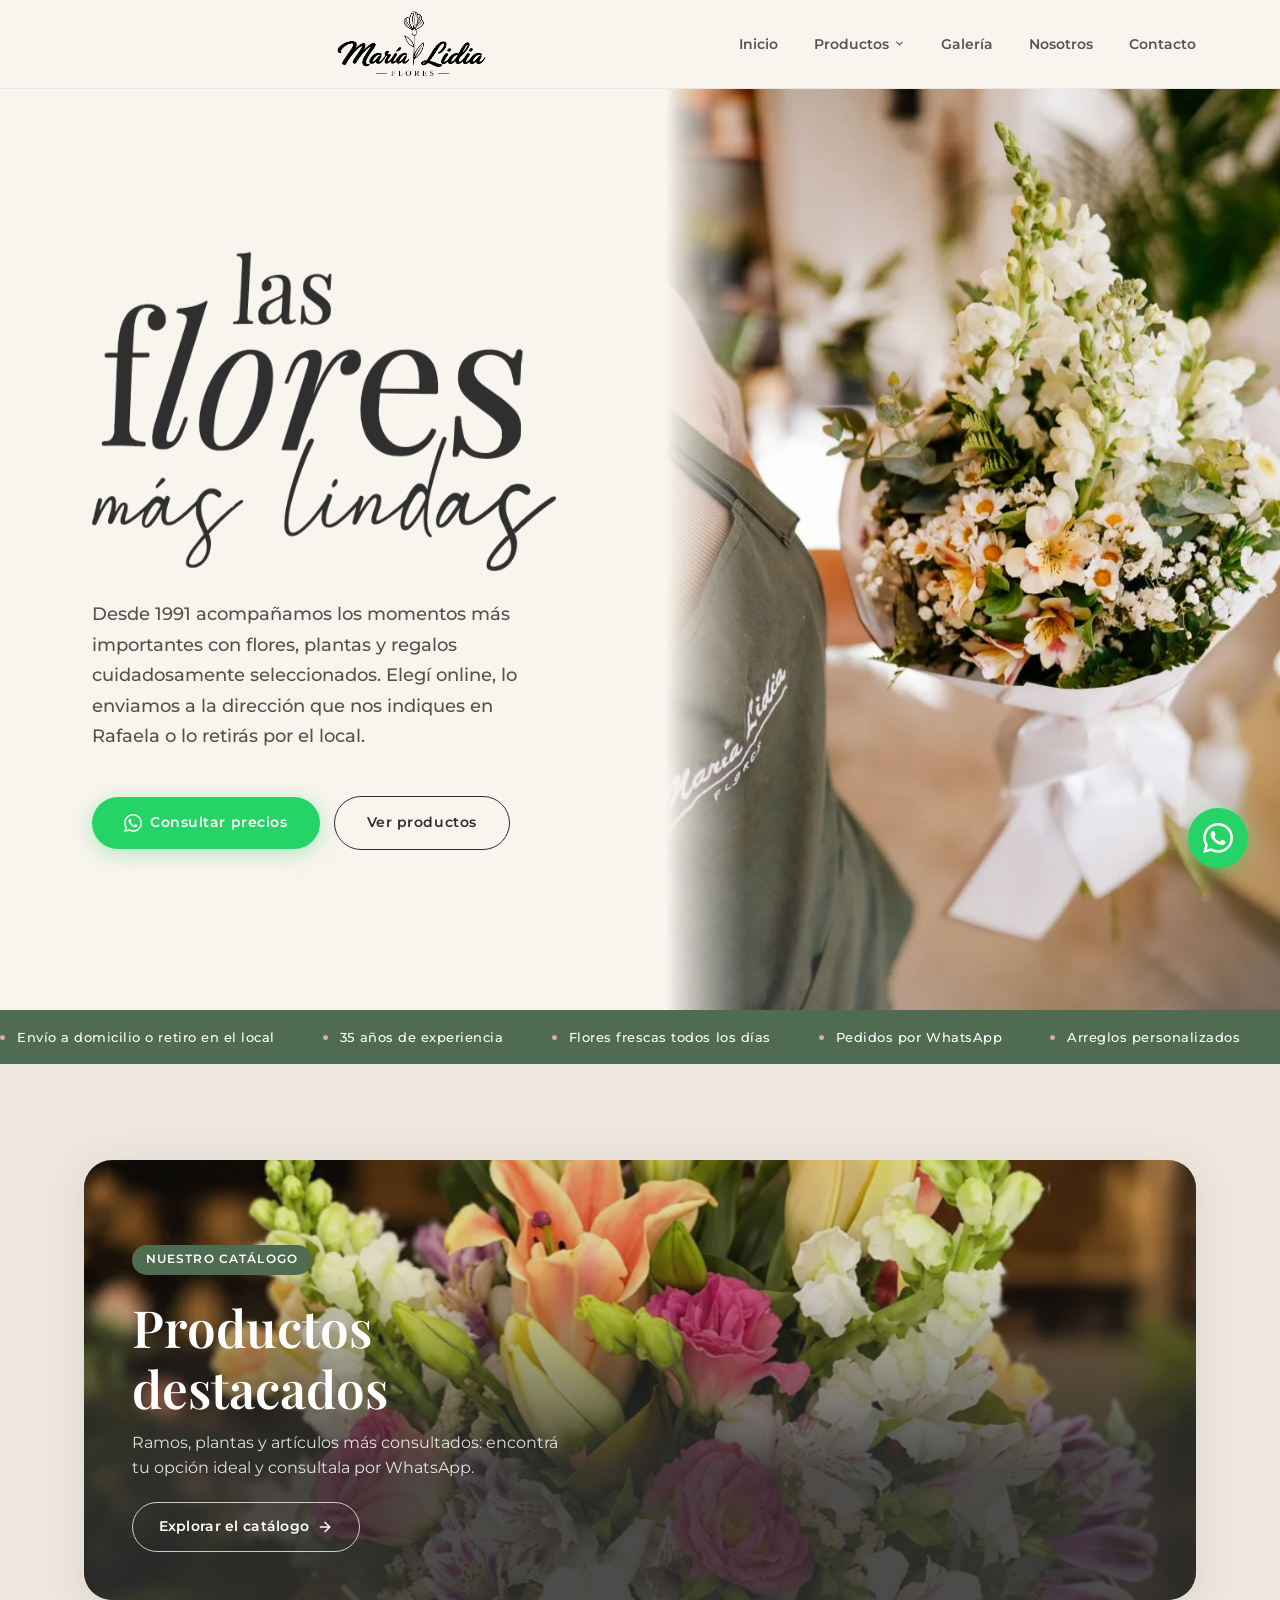
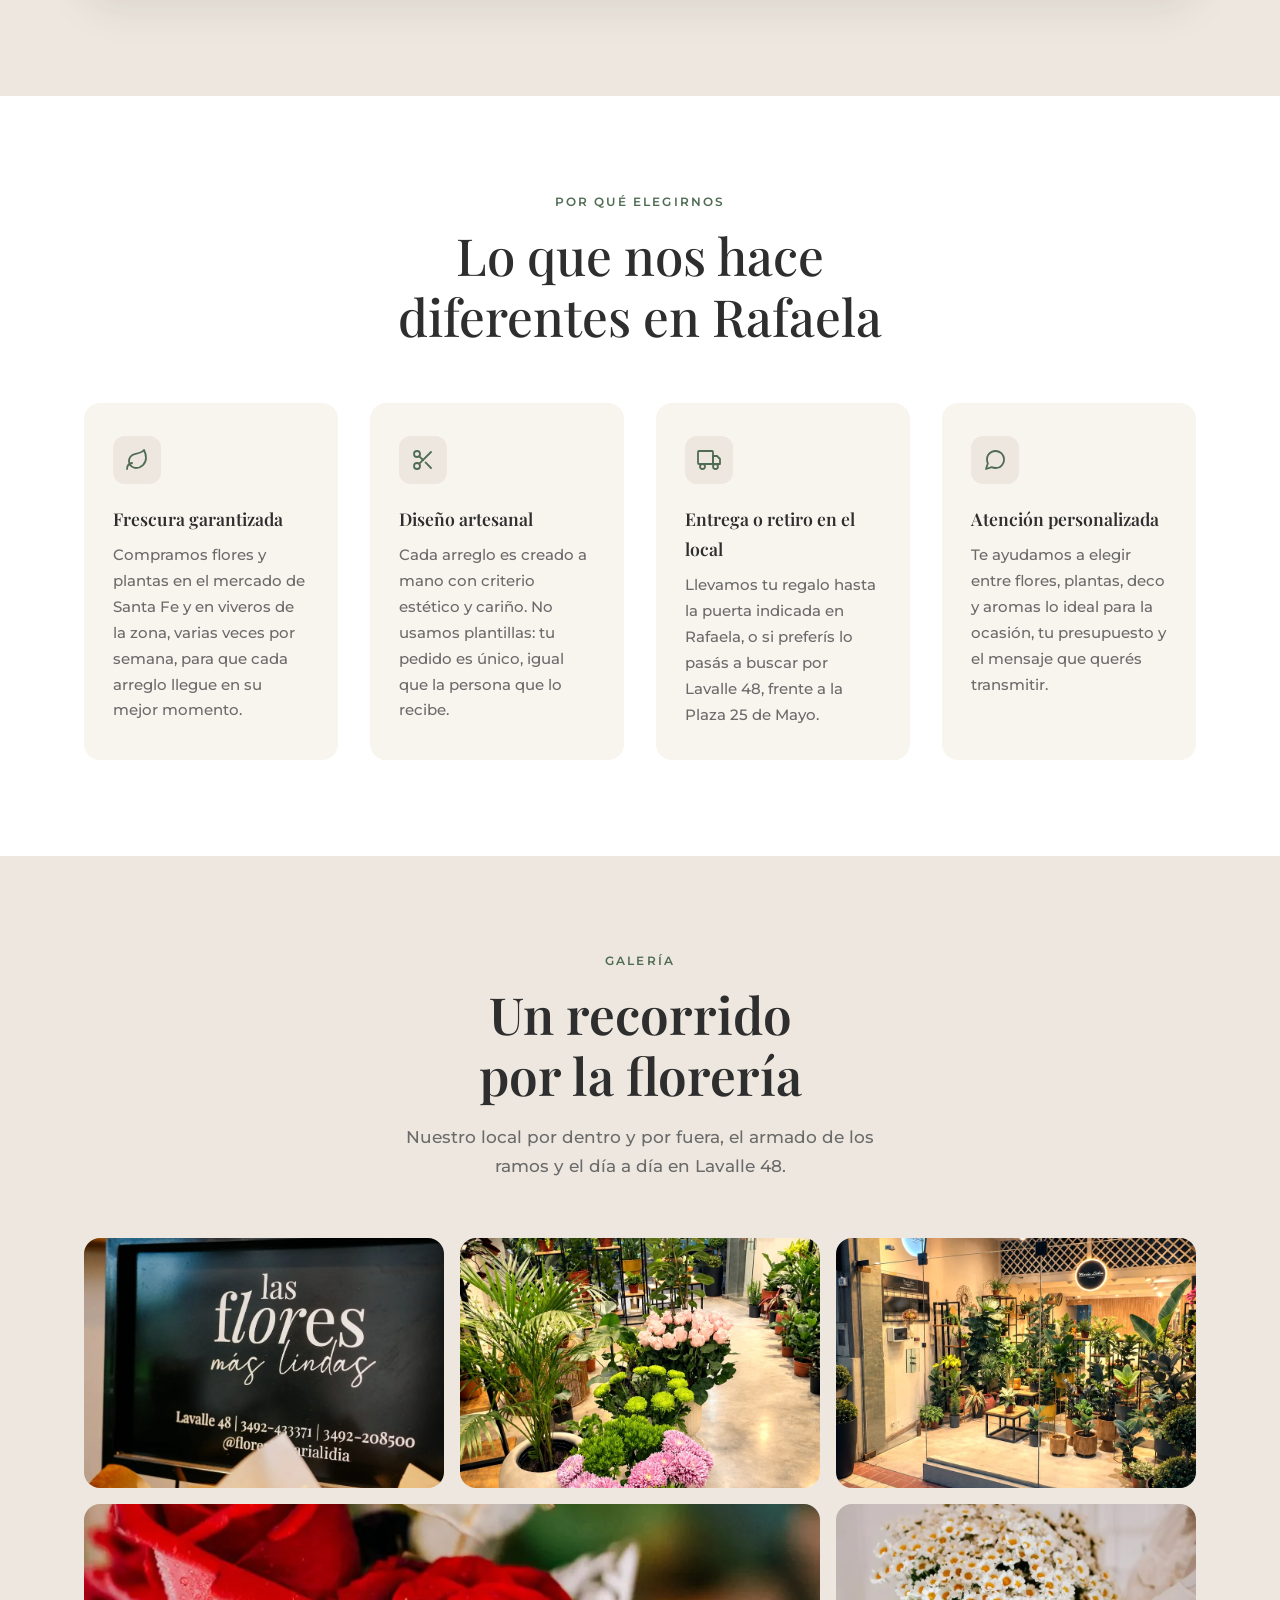
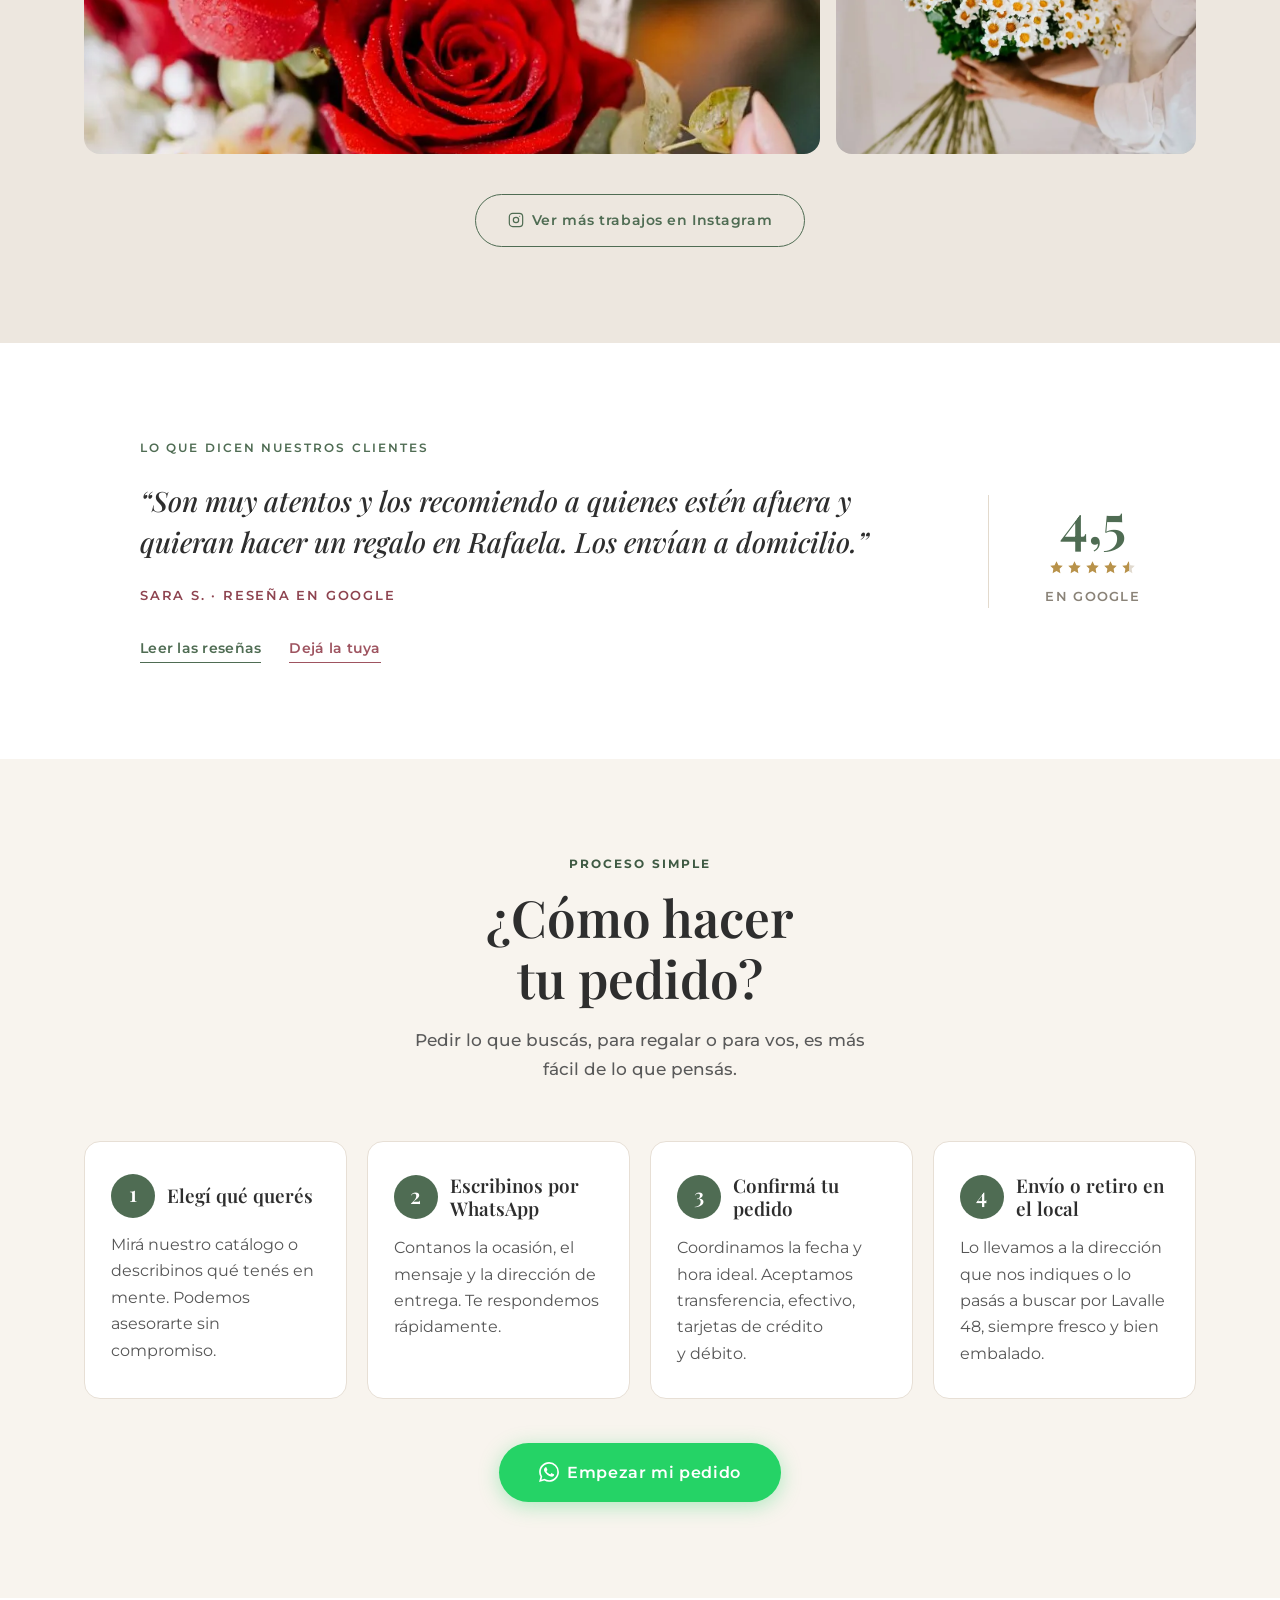
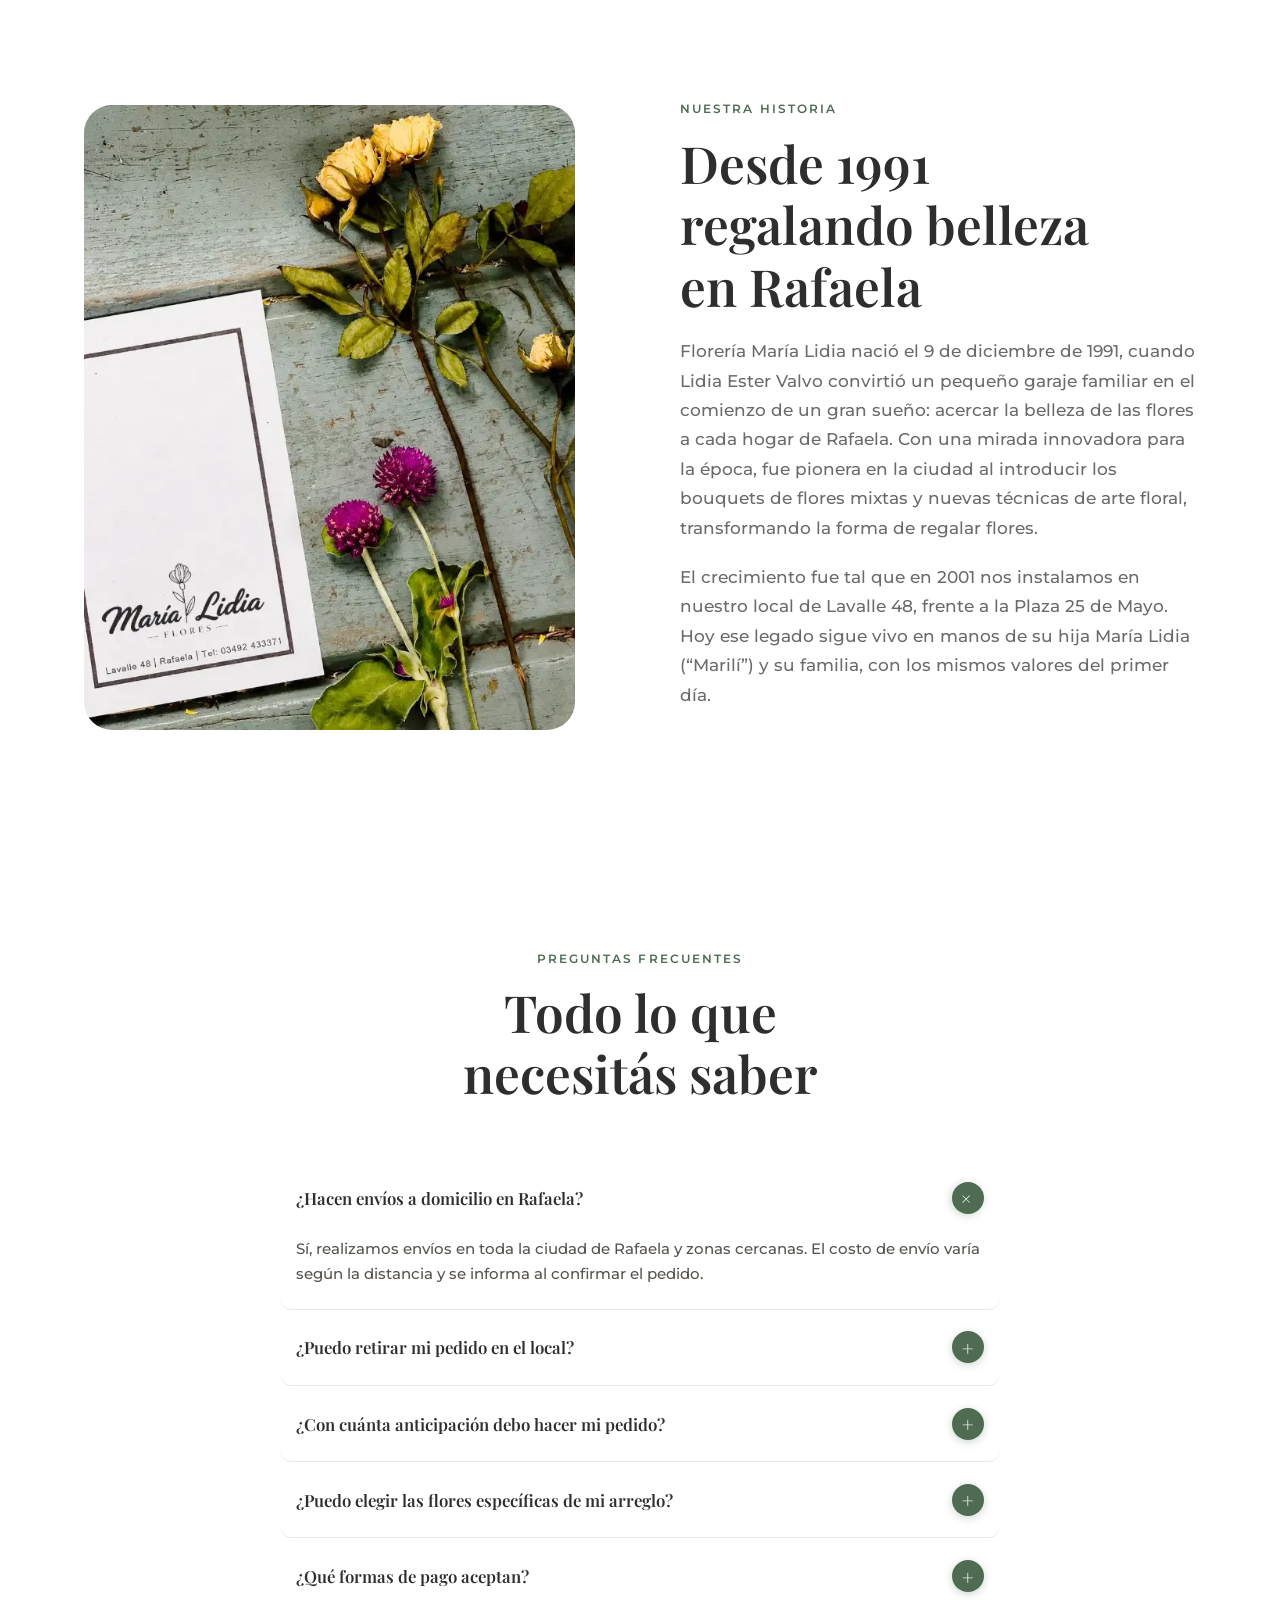
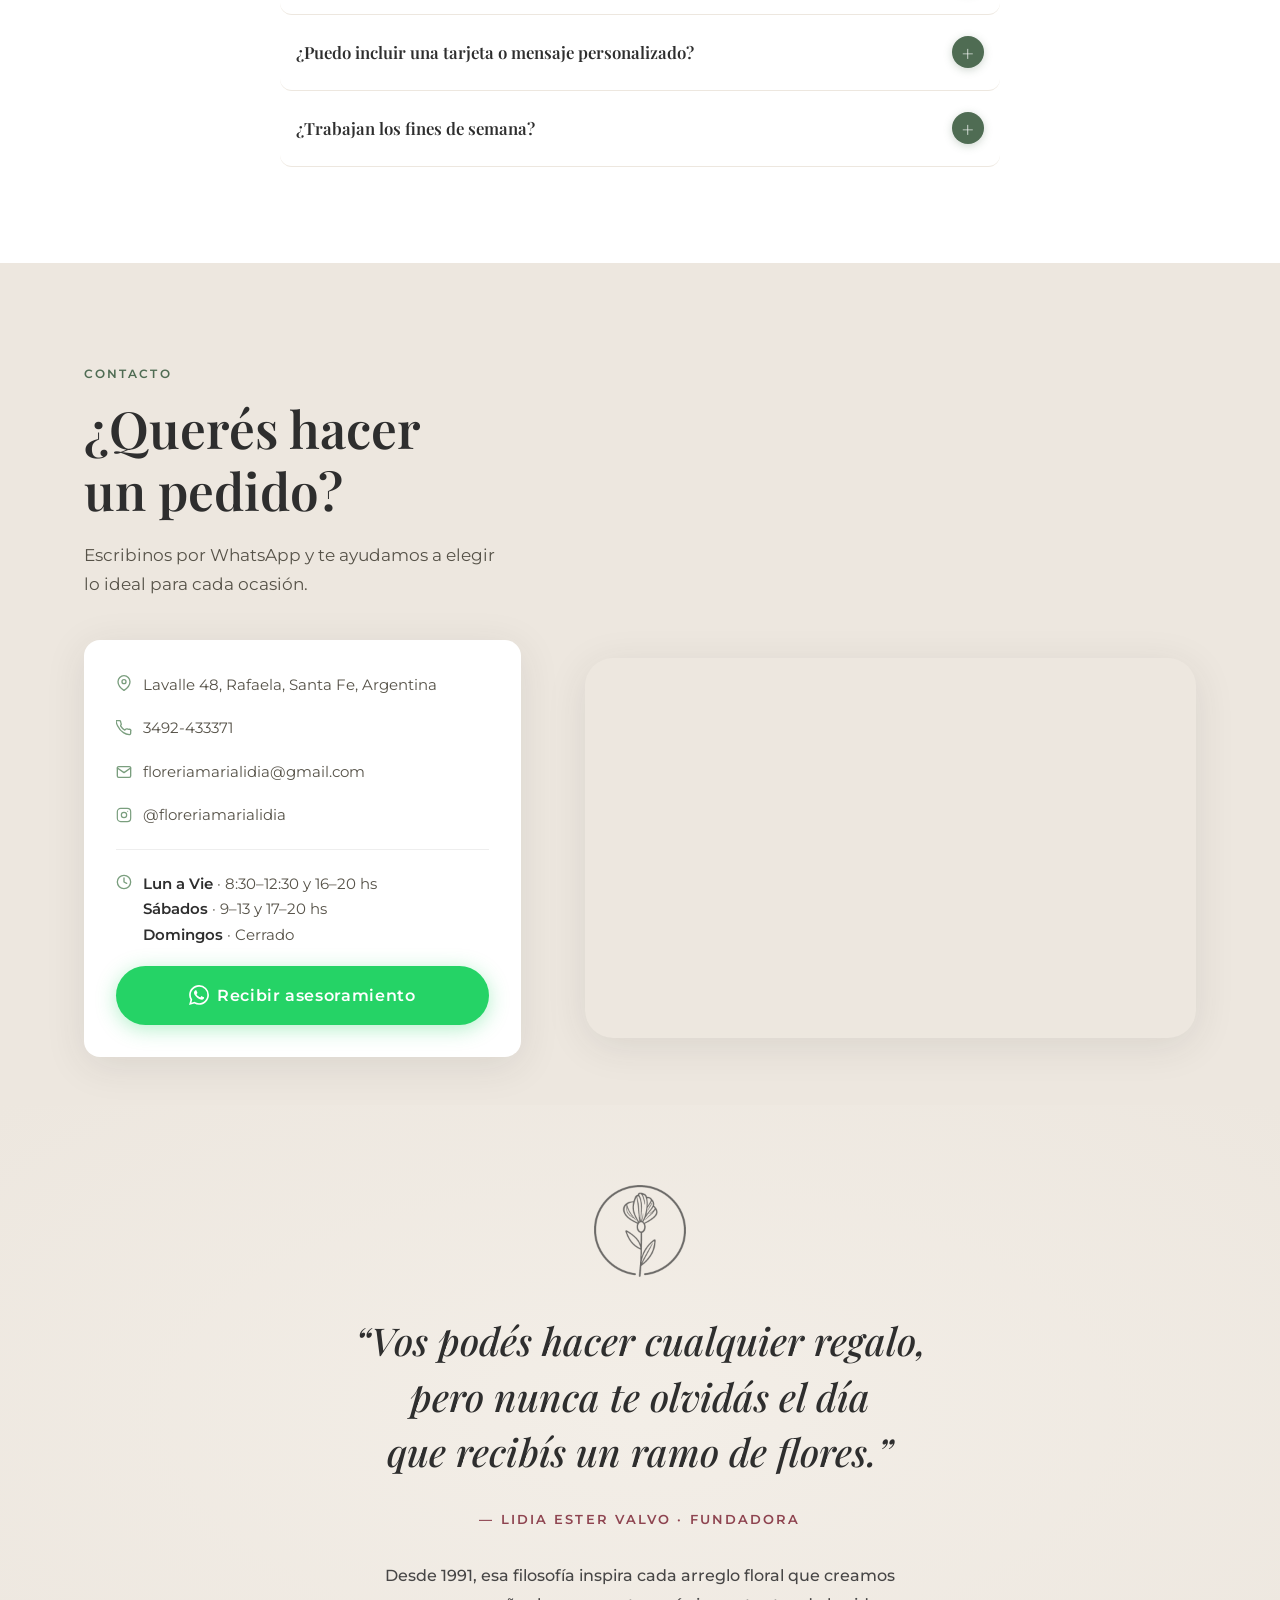
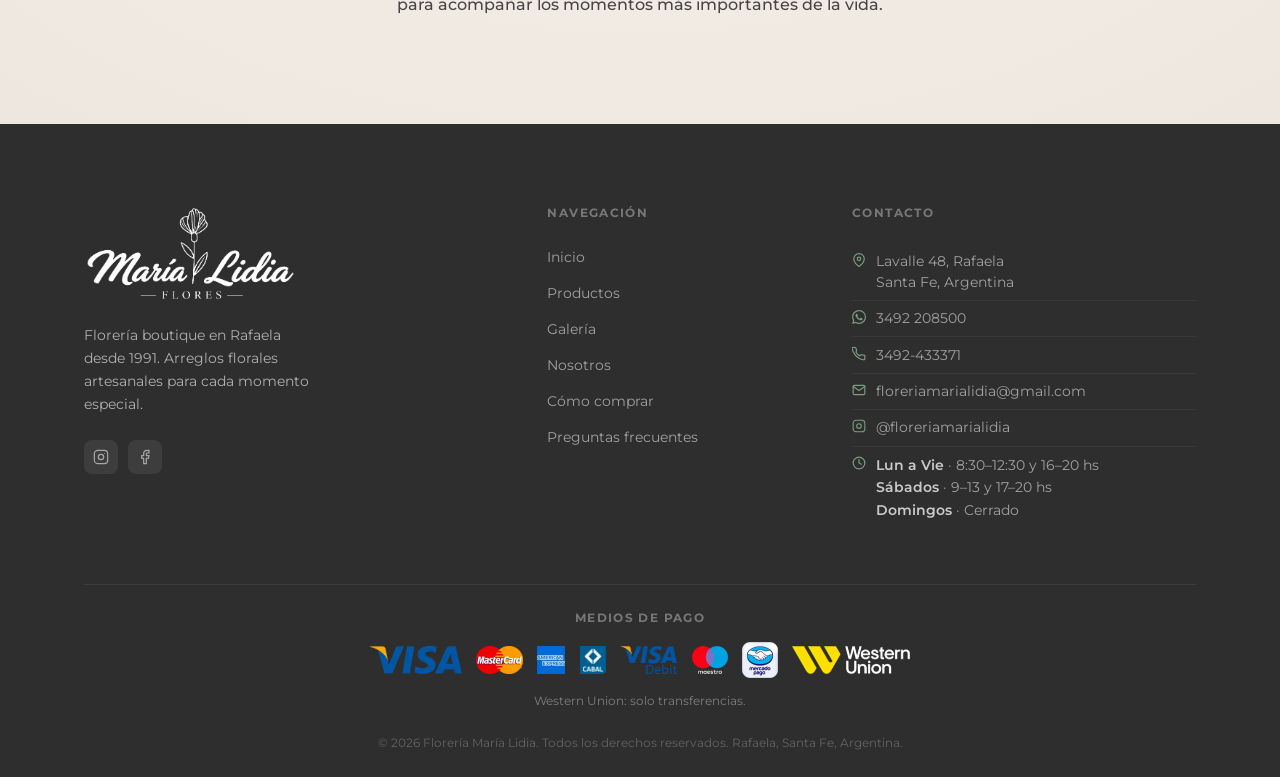
<file: index.html>
<!DOCTYPE html>
<html lang="es-AR"><head>
  <meta charset="UTF-8">
  
  <link rel="icon" type="image/png" sizes="16x16" href="img/favicon-flor-16.png">
  <link rel="icon" type="image/png" sizes="32x32" href="img/favicon-flor-32.png">
  <link rel="icon" type="image/png" sizes="48x48" href="img/favicon-flor-48.png">
  <link rel="shortcut icon" href="img/favicon-flor-32.png">
  <link rel="apple-touch-icon" sizes="180x180" href="img/apple-touch-icon-flor.png">
  <meta name="viewport" content="width=device-width, initial-scale=1.0">
  <meta name="theme-color" content="#7A9E7E">
  <title>Florería María Lidia | Arreglos Florales y Ramos en Rafaela, Santa Fe</title>
  <meta name="description" content="Florería María Lidia en Rafaela, Santa Fe. 35 años creando ramos de flores y arreglos florales para cumpleaños, aniversarios, casamientos y eventos. Envío a domicilio o retiro en el local. ¡Consultá por WhatsApp!">
  <link rel="canonical" href="https://www.floreriamarialidia.com.ar/">
  <meta name="robots" content="index, follow">
  <meta name="geo.region" content="AR-S">
  <meta name="geo.placename" content="Rafaela, Santa Fe, Argentina">
  <meta property="og:type" content="website">
  <meta property="og:url" content="https://www.floreriamarialidia.com.ar/">
  <meta property="og:site_name" content="Florería María Lidia">
  <meta property="og:title" content="Florería María Lidia | Flores y Arreglos en Rafaela">
  <meta property="og:description" content="Arreglos florales únicos para cada momento especial. 35 años en Rafaela.">
  <meta property="og:locale" content="es_AR">
  <meta property="og:image" content="https://www.floreriamarialidia.com.ar/og-image.jpg">
  <meta property="og:image:width" content="1200">
  <meta property="og:image:height" content="630">
  <meta property="og:image:alt" content="Ramo artesanal de Florería María Lidia, Rafaela">
  <meta name="twitter:card" content="summary_large_image">
  <meta name="twitter:title" content="Florería María Lidia | Flores y Arreglos en Rafaela">
  <meta name="twitter:description" content="Arreglos florales únicos para cada momento especial. 35 años en Rafaela.">
  <meta name="twitter:image" content="https://www.floreriamarialidia.com.ar/og-image.jpg">
  <script type="application/ld+json">
  {
    "@context": "https://schema.org",
    "@type": [
      "LocalBusiness",
      "Florist"
    ],
    "name": "Florería María Lidia",
    "description": "Florería boutique en Rafaela, Santa Fe. Arreglos florales artesanales desde 1991.",
    "url": "https://www.floreriamarialidia.com.ar",
    "telephone": "+5493492208500",
    "email": "floreriamarialidia@gmail.com",
    "foundingDate": "1991",
    "image": "https://www.floreriamarialidia.com.ar/og-image.jpg",
    "logo": "https://www.floreriamarialidia.com.ar/img/01-maria-lidia-flores.webp",
    "hasMap": "https://www.google.com/maps/search/?api=1&query=Lavalle+48%2C+Rafaela%2C+Santa+Fe",
    "priceRange": "$$",
    "aggregateRating": {
      "@type": "AggregateRating",
      "ratingValue": "4.5",
      "reviewCount": "36"
    },
    "address": {
      "@type": "PostalAddress",
      "streetAddress": "Lavalle 48",
      "addressLocality": "Rafaela",
      "addressRegion": "Santa Fe",
      "postalCode": "2300",
      "addressCountry": "AR"
    },
    "geo": {
      "@type": "GeoCoordinates",
      "latitude": -31.2525,
      "longitude": -61.4873
    },
    "openingHoursSpecification": [
      {
        "@type": "OpeningHoursSpecification",
        "dayOfWeek": [
          "Monday",
          "Tuesday",
          "Wednesday",
          "Thursday",
          "Friday"
        ],
        "opens": "08:30",
        "closes": "12:30"
      },
      {
        "@type": "OpeningHoursSpecification",
        "dayOfWeek": [
          "Monday",
          "Tuesday",
          "Wednesday",
          "Thursday",
          "Friday"
        ],
        "opens": "16:00",
        "closes": "20:00"
      },
      {
        "@type": "OpeningHoursSpecification",
        "dayOfWeek": "Saturday",
        "opens": "09:00",
        "closes": "13:00"
      },
      {
        "@type": "OpeningHoursSpecification",
        "dayOfWeek": "Saturday",
        "opens": "17:00",
        "closes": "20:00"
      }
    ],
    "sameAs": [
      "https://www.instagram.com/floreriamarialidia",
      "https://www.facebook.com/floreriamarialidia"
    ]
  }
  </script>
  <!-- ════════════════════════════════════════════════════════════════
       aggregateRating: valores REALES de Google Business (4,5 · 36 reseñas),
       agregados arriba después de "priceRange". Al crecer las reseñas,
       actualizá ratingValue y reviewCount acá y en la sección visible #resenas.
  ═════════════════════════════════════════════════════════════════════ -->
  <script type="application/ld+json">
  {
    "@context": "https://schema.org",
    "@type": "FAQPage",
    "mainEntity": [
      {
        "@type": "Question",
        "name": "¿Hacen envíos a domicilio en Rafaela?",
        "acceptedAnswer": {
          "@type": "Answer",
          "text": "Sí, realizamos envíos en toda la ciudad de Rafaela y zonas cercanas. El costo de envío varía según la distancia y se informa al confirmar el pedido."
        }
      },
      {
        "@type": "Question",
        "name": "¿Puedo retirar mi pedido en el local?",
        "acceptedAnswer": {
          "@type": "Answer",
          "text": "Sí. Elegís por WhatsApp o mirando el catálogo online, y lo retirás por Lavalle 48 en el horario que te quede cómodo."
        }
      },
      {
        "@type": "Question",
        "name": "¿Con cuánta anticipación debo hacer mi pedido?",
        "acceptedAnswer": {
          "@type": "Answer",
          "text": "Para pedidos estándar, recomendamos al menos 24 horas. Para eventos grandes como casamientos, lo ideal es consultar con 2 semanas de anticipación. Para urgencias, ¡escribinos igual!"
        }
      },
      {
        "@type": "Question",
        "name": "¿Puedo elegir las flores específicas de mi arreglo?",
        "acceptedAnswer": {
          "@type": "Answer",
          "text": "Absolutamente. Podés elegir el tipo de flores, colores, tamaño y estilo. Trabajamos en conjunto con vos para crear algo que represente lo que querés transmitir. Sujeto a disponibilidad."
        }
      },
      {
        "@type": "Question",
        "name": "¿Qué formas de pago aceptan?",
        "acceptedAnswer": {
          "@type": "Answer",
          "text": "Podés pagar mediante transferencia bancaria, en efectivo o con tarjetas de crédito y débito. Los envíos y las reservas se toman con pago anticipado para garantizar la disponibilidad y confirmar tu pedido."
        }
      },
      {
        "@type": "Question",
        "name": "¿Puedo incluir una tarjeta o mensaje personalizado?",
        "acceptedAnswer": {
          "@type": "Answer",
          "text": "¡Claro! Incluimos tarjeta personalizada sin costo adicional. Solo contanos qué querés que diga al hacer el pedido."
        }
      },
      {
        "@type": "Question",
        "name": "¿Trabajan los fines de semana?",
        "acceptedAnswer": {
          "@type": "Answer",
          "text": "Sí. Atendemos de lunes a viernes de 8:30 a 12:30 hs y de 16:00 a 20:00 hs. Los sábados de 9:00 a 13:00 hs y de 17:00 a 20:00 hs. Para urgencias fuera del horario, podés escribirnos por WhatsApp."
        }
      }
    ]
  }
  </script>
  <link rel="preconnect" href="https://fonts.googleapis.com">
  <link rel="preconnect" href="https://fonts.gstatic.com" crossorigin="">
  <link rel="stylesheet" href="https://fonts.googleapis.com/css2?family=Playfair+Display:wght@500;600;700&family=Montserrat:wght@300;400;500;600;700&display=swap">
  <link rel="stylesheet" href="css/styles.css?v=34">
</head>
<body>
<!-- HEADER -->
<header id="header" role="banner">
  <div class="container">
    <nav class="nav-inner" aria-label="Navegación principal">
      <a href="#hero" class="nav-logo" aria-label="Florería María Lidia - Inicio">
        <img width="1170" height="538" src="img/01-maria-lidia-flores.webp" alt="María Lidia Flores">
      </a>
      <div class="nav-links" role="list">
        <a href="#hero">Inicio</a>
        <div class="nav-drop">
          <a href="productos.html">Productos
            <svg width="11" height="11" viewBox="0 0 24 24" fill="none" stroke="currentColor" stroke-width="2.6" stroke-linecap="round" stroke-linejoin="round" aria-hidden="true"><polyline points="6 9 12 15 18 9"></polyline></svg>
          </a>
          <div class="nav-drop-menu" role="menu">
            <a href="productos.html#ramos" role="menuitem">Ramos Florales</a>
            <a href="productos.html#plantas" role="menuitem">Plantas &amp; Macetas</a>
            <a href="productos.html#deco" role="menuitem">Deco &amp; Aromas</a>
            <a href="productos.html#eventos" role="menuitem">Casamientos &amp; Eventos</a>
            <a href="productos.html#condolencias" role="menuitem">Condolencias &amp; Memoriales</a>
            <a href="productos.html#empresas" role="menuitem">Empresariales</a>
          </div>
        </div>
        <a href="#galeria">Galería</a>
        <a href="#nosotros">Nosotros</a>
        <a href="#contacto">Contacto</a>
      </div>
      <button class="hamburger" id="hamburger" aria-label="Abrir menú" aria-expanded="false" aria-controls="mobile-nav">
        <span></span><span></span><span></span>
      </button>
    </nav>
  </div>
</header>
<nav class="mobile-nav" id="mobile-nav" role="dialog" aria-modal="true">
  <button class="mobile-close" id="mobile-close" aria-label="Cerrar menú">✕</button>
  <a href="#hero" class="mobile-link">Inicio</a>
  <button class="mobile-toggle" id="mobileProdToggle" aria-expanded="false" aria-controls="mobileProdSub">Productos
    <svg width="14" height="14" viewBox="0 0 24 24" fill="none" stroke="currentColor" stroke-width="2.6" stroke-linecap="round" stroke-linejoin="round" aria-hidden="true"><polyline points="6 9 12 15 18 9"></polyline></svg>
  </button>
  <div class="mobile-sub" id="mobileProdSub">
    <a href="productos.html">Ver todo el catálogo</a>
    <a href="productos.html#ramos">Ramos Florales</a>
    <a href="productos.html#plantas">Plantas &amp; Macetas</a>
    <a href="productos.html#deco">Deco &amp; Aromas</a>
    <a href="productos.html#eventos">Casamientos &amp; Eventos</a>
    <a href="productos.html#condolencias">Condolencias &amp; Memoriales</a>
    <a href="productos.html#empresas">Empresariales</a>
  </div>
  <a href="#galeria" class="mobile-link">Galería</a>
  <a href="#nosotros" class="mobile-link">Nosotros</a>
  <a href="#contacto" class="mobile-link">Contacto</a>
  <a href="https://wa.me/5493492208500?text=Hola!%20Quer%C3%ADa%20hacerles%20una%20consulta." class="btn btn-wapp" target="_blank" rel="noopener">Pedir por WhatsApp</a>
</nav>
<main>
<!-- HERO -->
<section id="hero" role="region" aria-label="Inicio">
  <div class="hero-inner">

    <!-- Columna texto (izquierda) -->
    <div class="hero-content">
      <h1 class="hero-title">
        <img width="1100" height="756" src="img/02-las-flores-mas-lindas-floreria-m.webp" alt="Las flores más lindas — Florería María Lidia en Rafaela" class="hero-title-img">
      </h1>
      <p class="hero-subtitle" style="font-size:18px;font-weight:500;">
        Desde 1991 acompañamos los momentos más importantes con flores, plantas y regalos cuidadosamente seleccionados. Elegí online, lo enviamos a la dirección que nos indiques en Rafaela o lo retirás por el local.<br>
      </p>
      <div class="hero-actions">
        <a href="https://wa.me/5493492208500?text=Hola!%20Quer%C3%ADa%20consultar%20precios." class="btn btn-wapp" target="_blank" rel="noopener">
          <svg width="18" height="18" viewBox="0 0 24 24" fill="currentColor" aria-hidden="true"><path d="M17.472 14.382c-.297-.149-1.758-.867-2.03-.967-.273-.099-.471-.148-.67.15-.197.297-.767.966-.94 1.164-.173.199-.347.223-.644.075-.297-.15-1.255-.463-2.39-1.475-.883-.788-1.48-1.761-1.653-2.059-.173-.297-.018-.458.13-.606.134-.133.298-.347.446-.52.149-.174.198-.298.298-.497.099-.198.05-.371-.025-.52-.075-.149-.669-1.612-.916-2.207-.242-.579-.487-.5-.669-.51-.173-.008-.371-.01-.57-.01-.198 0-.52.074-.792.372-.272.297-1.04 1.016-1.04 2.479 0 1.462 1.065 2.875 1.213 3.074.149.198 2.096 3.2 5.077 4.487.709.306 1.262.489 1.694.625.712.227 1.36.195 1.871.118.571-.085 1.758-.719 2.006-1.413.248-.694.248-1.289.173-1.413-.074-.124-.272-.198-.57-.347m-5.421 7.403h-.004a9.87 9.87 0 01-5.031-1.378l-.361-.214-3.741.982.998-3.648-.235-.374a9.86 9.86 0 01-1.51-5.26c.001-5.45 4.436-9.884 9.888-9.884 2.64 0 5.122 1.03 6.988 2.898a9.825 9.825 0 012.893 6.994c-.003 5.45-4.437 9.884-9.885 9.884m8.413-18.297A11.815 11.815 0 0012.05 0C5.495 0 .16 5.335.157 11.892c0 2.096.547 4.142 1.588 5.945L.057 24l6.305-1.654a11.882 11.882 0 005.683 1.448h.005c6.554 0 11.89-5.335 11.893-11.893a11.821 11.821 0 00-3.48-8.413Z"></path></svg>
          Consultar precios
        </a>
        <a href="productos.html" class="btn btn-outline">Ver productos</a>
      </div>
    </div>

    <!-- Columna foto (derecha) -->
    <div class="hero-photo-col">
      <img width="933" height="1400" src="img/03-ramo-artesanal-de-lisianthus-bla.webp" alt="Ramo artesanal de lisianthus blancos y rosas amarillas — Florería María Lidia Rafaela" loading="eager" fetchpriority="high">
    </div>

  </div>
</section>

<!-- RIBBON -->
<div class="ribbon" aria-hidden="true">
  <div class="ribbon-track">
    <span class="ribbon-item"><span class="ribbon-dot"></span>Envío a domicilio o retiro en el local</span>
    <span class="ribbon-item"><span class="ribbon-dot"></span>35 años de experiencia</span>
    <span class="ribbon-item"><span class="ribbon-dot"></span>Flores frescas todos los días</span>
    <span class="ribbon-item"><span class="ribbon-dot"></span>Pedidos por WhatsApp</span>
    <span class="ribbon-item"><span class="ribbon-dot"></span>Arreglos personalizados</span>
    <span class="ribbon-item"><span class="ribbon-dot"></span>Casamientos y eventos</span>
    <span class="ribbon-item"><span class="ribbon-dot"></span>Envío a domicilio o retiro en el local</span>
    <span class="ribbon-item"><span class="ribbon-dot"></span>35 años de experiencia</span>
    <span class="ribbon-item"><span class="ribbon-dot"></span>Flores frescas todos los días</span>
    <span class="ribbon-item"><span class="ribbon-dot"></span>Pedidos por WhatsApp</span>
    <span class="ribbon-item"><span class="ribbon-dot"></span>Arreglos personalizados</span>
    <span class="ribbon-item"><span class="ribbon-dot"></span>Casamientos y eventos</span>
  </div>
</div>

<!-- PRODUCTOS DESTACADOS (acceso al catálogo) -->
<section id="productos" class="section" role="region" aria-labelledby="productos-title">
  <div class="container">
    <a href="productos.html" class="products-teaser reveal" aria-label="Ver el catálogo de productos destacados">
      <img width="900" height="1572" src="img/82-bouquet-especial-floreria-maria-lidia.webp" style="object-position:center 32%" alt="Productos destacados de Florería María Lidia: ramos, plantas, deco y aromas">
      <div class="products-teaser-overlay">
        <span class="service-tag">Nuestro catálogo</span>
        <h2 class="display-lg" id="productos-title" style="color:var(--white);">Productos<br>destacados</h2>
        <p class="products-teaser-desc">Ramos, plantas y artículos más consultados: encontrá tu opción ideal y consultala por WhatsApp.</p>
        <span class="products-teaser-btn">Explorar el catálogo
          <svg width="16" height="16" viewBox="0 0 24 24" fill="none" stroke="currentColor" stroke-width="2.2" stroke-linecap="round" stroke-linejoin="round" aria-hidden="true"><line x1="5" y1="12" x2="19" y2="12"></line><polyline points="12 5 19 12 12 19"></polyline></svg>
        </span>
      </div>
    </a>
  </div>
</section>





<!-- BENEFITS -->
<section id="beneficios" class="section" role="region" aria-labelledby="beneficios-title">
  <div class="container">
    <div class="section-header text-center reveal">
      <span class="eyebrow" style="font-size:12px;">Por qué elegirnos</span>
      <h2 class="display-lg" id="beneficios-title" style="margin-top:.5rem;font-weight:500;">Lo que nos hace<br>diferentes en Rafaela</h2>
    </div>
    <div class="benefits-grid">
      <article class="benefit-card reveal reveal-delay-1"><div class="benefit-icon"><svg viewBox="0 0 24 24" fill="none" stroke="currentColor" stroke-width="1.8" stroke-linecap="round" stroke-linejoin="round" aria-hidden="true"><path d="M11 20A7 7 0 0 1 9.8 6.1C15.5 5 17 4.48 19 2c1 2 2 4.18 2 8 0 5.5-4.78 10-10 10Z"/><path d="M2 21c0-3 1.85-5.36 5.08-6"/></svg></div><h3 class="benefit-title">Frescura garantizada</h3><p class="body-md" style="font-weight:500;">Compramos flores y plantas en el mercado de Santa Fe y en viveros de la zona, varias veces por semana, para que cada arreglo llegue en su mejor momento.</p></article>
      <article class="benefit-card reveal reveal-delay-2"><div class="benefit-icon"><svg viewBox="0 0 24 24" fill="none" stroke="currentColor" stroke-width="1.8" stroke-linecap="round" stroke-linejoin="round" aria-hidden="true"><circle cx="6" cy="6" r="3"/><circle cx="6" cy="18" r="3"/><line x1="20" y1="4" x2="8.12" y2="15.88"/><line x1="14.47" y1="14.48" x2="20" y2="20"/><line x1="8.12" y1="8.12" x2="12" y2="12"/></svg></div><h3 class="benefit-title">Diseño artesanal</h3><p class="body-md" style="font-weight:500;">Cada arreglo es creado a mano con criterio estético y cariño. No usamos plantillas: tu pedido es único, igual que la persona que lo recibe.</p></article>
      <article class="benefit-card reveal reveal-delay-3"><div class="benefit-icon"><svg viewBox="0 0 24 24" fill="none" stroke="currentColor" stroke-width="1.8" stroke-linecap="round" stroke-linejoin="round" aria-hidden="true"><rect x="1" y="3" width="15" height="13" rx="1"/><polygon points="16 8 20 8 23 11 23 16 16 16 16 8"/><circle cx="5.5" cy="18.5" r="2.5"/><circle cx="18.5" cy="18.5" r="2.5"/></svg></div><h3 class="benefit-title">Entrega o retiro en el local</h3><p class="body-md" style="font-weight:500;">Llevamos tu regalo hasta la puerta indicada en Rafaela, o si preferís lo pasás a buscar por Lavalle 48, frente a la Plaza 25 de Mayo.</p></article>
      <article class="benefit-card reveal reveal-delay-4"><div class="benefit-icon"><svg viewBox="0 0 24 24" fill="none" stroke="currentColor" stroke-width="1.8" stroke-linecap="round" stroke-linejoin="round" aria-hidden="true"><path d="M21 11.5a8.38 8.38 0 0 1-.9 3.8 8.5 8.5 0 0 1-7.6 4.7 8.38 8.38 0 0 1-3.8-.9L3 21l1.9-5.7a8.38 8.38 0 0 1-.9-3.8 8.5 8.5 0 0 1 4.7-7.6 8.38 8.38 0 0 1 3.8-.9h.5a8.48 8.48 0 0 1 8 8v.5Z"/></svg></div><h3 class="benefit-title">Atención personalizada</h3><p class="body-md" style="font-weight:500;">Te ayudamos a elegir entre flores, plantas, deco y aromas lo ideal para la ocasión, tu presupuesto y el mensaje que querés transmitir.</p></article>
    </div>
  </div>
</section>

<!-- GALLERY -->
<section id="galeria" class="section" role="region" aria-labelledby="galeria-title">
  <div class="container">
    <div class="section-header text-center reveal">
      <span class="eyebrow">Galería</span>
      <h2 class="display-lg" id="galeria-title">Un recorrido<br>por la florería</h2>
      <p class="body-lg" style="max-width:520px;margin:1rem auto 0;font-weight:500">Nuestro local por dentro y por fuera, el armado de los ramos y el día a día en Lavalle 48.</p>
    </div>
    <div class="gallery-grid reveal">
      <div class="gallery-item g1" tabindex="0" role="button" aria-label="Ampliar imagen"><img width="933" height="1400" src="img/16-pizarra-las-flores-mas-lindas-co.webp" alt="Pizarra las flores más lindas con ramitos de flores secas" loading="lazy"></div>
      <div class="gallery-item g2" tabindex="0" role="button" aria-label="Ampliar imagen"><img width="933" height="1400" src="img/50-interior-del-local-floreria-maria-lidia.webp" alt="Interior del local con rosas, crisantemos y plantas — Florería María Lidia" loading="lazy"></div>
      <div class="gallery-item g3" tabindex="0" role="button" aria-label="Ampliar imagen"><img width="933" height="1400" src="img/49-frente-del-local-floreria-maria-lidia.webp" alt="Frente del local de Florería María Lidia en Lavalle 48" loading="lazy"></div>
      <div class="gallery-item g4" tabindex="0" role="button" aria-label="Ampliar imagen"><img width="933" height="1400" src="img/20-rosas-rojas-frescas-en-primer-pl.webp" alt="Rosas rojas frescas en primer plano" loading="lazy"></div>
      <div class="gallery-item g5" tabindex="0" role="button" aria-label="Ampliar imagen"><img width="933" height="1400" src="img/22-ramo-de-margaritas-blancas.webp" alt="Ramo de margaritas blancas" loading="lazy"></div>
      <div class="gallery-item g6 gallery-extra"><img width="933" height="1400" src="img/27-ramo-de-flores-secas-en-estanter.webp" alt="Ramo de flores secas en estantería" loading="lazy"></div>
      <div class="gallery-item g7 gallery-extra"><img width="933" height="1400" src="img/99-armado-de-ramo-en-el-local-floreria-maria-lidia.webp" alt="Armado de un ramo en el local de Florería María Lidia" loading="lazy"></div>
    </div>
    <div class="text-center reveal" style="margin-top:2.5rem;">
      <a href="https://www.instagram.com/floreriamarialidia" target="_blank" rel="noopener" class="btn" style="border:1.5px solid var(--sage-dark);color:var(--sage-dark);">
        <svg width="16" height="16" viewBox="0 0 24 24" fill="none" stroke="currentColor" stroke-width="1.8" stroke-linecap="round" stroke-linejoin="round"><rect x="2" y="2" width="20" height="20" rx="5" ry="5"></rect><circle cx="12" cy="12" r="4"></circle><circle cx="17.5" cy="6.5" r="0.8" fill="currentColor" stroke="none"></circle></svg>
        Ver más trabajos en Instagram
      </a>
    </div>
  </div>
</section>

<!-- RESEÑAS -->
<section id="resenas" class="section" role="region" aria-labelledby="resenas-title">
  <div class="container">
    <div class="resenas-grid reveal">
      <div class="resenas-quote-col">
        <span class="eyebrow" id="resenas-title">Lo que dicen nuestros clientes</span>
        <blockquote class="resenas-quote">&ldquo;Son muy atentos y los recomiendo a quienes estén afuera y quieran hacer un regalo en Rafaela. Los envían a domicilio.&rdquo;</blockquote>
        <div class="resenas-autor">Sara S. · Reseña en Google</div>
        <div class="resenas-links">
          <a href="https://www.google.com/search?q=opiniones+de+floreria+maria+lidia&amp;si=APenkKm7iecQ4G6P-TsbSMFKIQtv3EFIqRAFw-i8uEbk55Z-_57smRpX88KUUgP2PQ2JEZUQOUfeSC3jwcrBqF09PMy8BUIbSO5t3DWnBjzjE6uLC7sMTOgphnFSjY97emrPNsgkYtJbGiXG4BkqLw1W3qT4Ju0Gzw%3D%3D" target="_blank" rel="noopener" class="resenas-link-read">Leer las reseñas</a>
          <a href="https://g.page/r/CXh1gpBC9XyqEBM/review" target="_blank" rel="noopener" class="resenas-link-write">Dejá la tuya</a>
        </div>
      </div>
      <div class="resenas-score">
        <span class="resenas-num">4,5</span>
        <div class="resenas-stars" role="img" aria-label="Calificación 4,5 de 5 estrellas">
          <svg viewBox="0 0 24 24" aria-hidden="true"><path d="M12 2l3.09 6.26L22 9.27l-5 4.87 1.18 6.88L12 17.77l-6.18 3.25L7 14.14 2 9.27l6.91-1.01L12 2z"/></svg>
          <svg viewBox="0 0 24 24" aria-hidden="true"><path d="M12 2l3.09 6.26L22 9.27l-5 4.87 1.18 6.88L12 17.77l-6.18 3.25L7 14.14 2 9.27l6.91-1.01L12 2z"/></svg>
          <svg viewBox="0 0 24 24" aria-hidden="true"><path d="M12 2l3.09 6.26L22 9.27l-5 4.87 1.18 6.88L12 17.77l-6.18 3.25L7 14.14 2 9.27l6.91-1.01L12 2z"/></svg>
          <svg viewBox="0 0 24 24" aria-hidden="true"><path d="M12 2l3.09 6.26L22 9.27l-5 4.87 1.18 6.88L12 17.77l-6.18 3.25L7 14.14 2 9.27l6.91-1.01L12 2z"/></svg>
          <svg viewBox="0 0 24 24" aria-hidden="true"><defs><linearGradient id="starHalf"><stop offset="50%" stop-color="currentColor"/><stop offset="50%" stop-color="#E0D9CE"/></linearGradient></defs><path fill="url(#starHalf)" d="M12 2l3.09 6.26L22 9.27l-5 4.87 1.18 6.88L12 17.77l-6.18 3.25L7 14.14 2 9.27l6.91-1.01L12 2z"/></svg>
        </div>
        <span class="resenas-in">En Google</span>
      </div>
    </div>
  </div>
</section>

<!-- HOW TO BUY -->
<section id="como-comprar" class="section" role="region" aria-labelledby="comprar-title">
  <div class="container">
    <div class="section-header text-center reveal">
      <span class="eyebrow">Proceso simple</span>
      <h2 class="display-lg" id="comprar-title">¿Cómo hacer<br>tu pedido?</h2>
      <p class="body-lg" style="max-width:460px;margin:1rem auto 0;font-weight:500;">Pedir lo que buscás, para regalar o para vos, es más fácil de lo que pensás.</p>
    </div>
    <div class="steps-grid">
      <div class="step reveal reveal-delay-1"><div class="step-head"><div class="step-num">1</div><h3 class="step-title">Elegí qué querés</h3></div><p class="body-md">Mirá nuestro catálogo o describinos qué tenés en mente. Podemos asesorarte sin compromiso.</p></div>
      <div class="step reveal reveal-delay-2"><div class="step-head"><div class="step-num">2</div><h3 class="step-title">Escribinos por WhatsApp</h3></div><p class="body-md">Contanos la ocasión, el mensaje y la dirección de entrega. Te respondemos rápidamente.</p></div>
      <div class="step reveal reveal-delay-3"><div class="step-head"><div class="step-num">3</div><h3 class="step-title">Confirmá tu pedido</h3></div><p class="body-md">Coordinamos la fecha y hora ideal. Aceptamos transferencia, efectivo, tarjetas de crédito y débito.</p></div>
      <div class="step reveal reveal-delay-4"><div class="step-head"><div class="step-num">4</div><h3 class="step-title">Envío o retiro en el local</h3></div><p class="body-md">Lo llevamos a la dirección que nos indiques o lo pasás a buscar por Lavalle 48, siempre fresco y bien embalado.</p></div>
    </div>
    <div class="steps-cta reveal">
      <a href="https://wa.me/5493492208500?text=Hola!%20Quiero%20empezar%20mi%20pedido." class="btn btn-wapp" target="_blank" rel="noopener">
        <svg width="20" height="20" viewBox="0 0 24 24" fill="currentColor"><path d="M17.472 14.382c-.297-.149-1.758-.867-2.03-.967-.273-.099-.471-.148-.67.15-.197.297-.767.966-.94 1.164-.173.199-.347.223-.644.075-.297-.15-1.255-.463-2.39-1.475-.883-.788-1.48-1.761-1.653-2.059-.173-.297-.018-.458.13-.606.134-.133.298-.347.446-.52.149-.174.198-.298.298-.497.099-.198.05-.371-.025-.52-.075-.149-.669-1.612-.916-2.207-.242-.579-.487-.5-.669-.51-.173-.008-.371-.01-.57-.01-.198 0-.52.074-.792.372-.272.297-1.04 1.016-1.04 2.479 0 1.462 1.065 2.875 1.213 3.074.149.198 2.096 3.2 5.077 4.487.709.306 1.262.489 1.694.625.712.227 1.36.195 1.871.118.571-.085 1.758-.719 2.006-1.413.248-.694.248-1.289.173-1.413-.074-.124-.272-.198-.57-.347m-5.421 7.403h-.004a9.87 9.87 0 01-5.031-1.378l-.361-.214-3.741.982.998-3.648-.235-.374a9.86 9.86 0 01-1.51-5.26c.001-5.45 4.436-9.884 9.888-9.884 2.64 0 5.122 1.03 6.988 2.898a9.825 9.825 0 012.893 6.994c-.003 5.45-4.437 9.884-9.885 9.884m8.413-18.297A11.815 11.815 0 0012.05 0C5.495 0 .16 5.335.157 11.892c0 2.096.547 4.142 1.588 5.945L.057 24l6.305-1.654a11.882 11.882 0 005.683 1.448h.005c6.554 0 11.89-5.335 11.893-11.893a11.821 11.821 0 00-3.48-8.413Z"></path></svg>
        Empezar mi pedido
      </a>
    </div>
  </div>
</section>

<!-- ABOUT -->
<section id="nosotros" class="section" style="padding-bottom:7rem;" role="region" aria-labelledby="nosotros-title">
  <div class="container">
    <div class="about-grid">
      <div class="about-image-wrap reveal">
        <img width="800" height="800" class="about-img-main" style="object-fit:cover;object-position:left bottom;width:491px;height:625px;" src="img/29-ramos-artesanales-de-floreria-ma.webp" alt="Ramos artesanales de Florería María Lidia Rafaela" loading="lazy">
      </div>
      <div class="reveal reveal-delay-2">
        <span class="eyebrow">Nuestra historia</span>
        <h2 class="display-lg" id="nosotros-title" style="margin:.75rem 0 1.25rem;">Desde 1991<br>regalando belleza<br>en Rafaela</h2>
        <p class="body-lg" style="margin-bottom:1.25rem;font-weight:500;">Florería María Lidia nació el 9 de diciembre de 1991, cuando Lidia Ester Valvo convirtió un pequeño garaje familiar en el comienzo de un gran sueño: acercar la belleza de las flores a cada hogar de Rafaela. Con una mirada innovadora para la época, fue pionera en la ciudad al introducir los bouquets de flores mixtas y nuevas técnicas de arte floral, transformando la forma de regalar flores.</p>
        <p class="body-lg" style="margin-bottom:2rem;font-weight:500;">El crecimiento fue tal que en 2001 nos instalamos en nuestro local de Lavalle 48, frente a la Plaza 25 de Mayo. Hoy ese legado sigue vivo en manos de su hija María Lidia (“Marilí”) y su familia, con los mismos valores del primer día.</p>
      </div>
    </div>
  </div>
</section>





<!-- FAQ -->
<section id="faq" class="section" role="region" aria-labelledby="faq-title">
  <div class="container">
    <div class="section-header text-center reveal">
      <span class="eyebrow">Preguntas frecuentes</span>
      <h2 class="display-lg" id="faq-title">Todo lo que<br>necesitás saber</h2>
    </div>
    <div class="faq-list">
      <div class="faq-item open"><button class="faq-question" aria-expanded="true">¿Hacen envíos a domicilio en Rafaela?<span class="faq-icon">+</span></button><div class="faq-answer"><p>Sí, realizamos envíos en toda la ciudad de Rafaela y zonas cercanas. El costo de envío varía según la distancia y se informa al confirmar el pedido.</p></div></div>
      <div class="faq-item"><button class="faq-question" aria-expanded="false">¿Puedo retirar mi pedido en el local?<span class="faq-icon">+</span></button><div class="faq-answer"><p>Sí. Elegís por WhatsApp o mirando el catálogo online, y lo retirás por Lavalle 48 en el horario que te quede cómodo.</p></div></div>
      <div class="faq-item"><button class="faq-question" aria-expanded="false">¿Con cuánta anticipación debo hacer mi pedido?<span class="faq-icon">+</span></button><div class="faq-answer"><p>Para pedidos estándar, recomendamos al menos 24 horas. Para eventos grandes como casamientos, lo ideal es consultar con 2 semanas de anticipación. Para urgencias, ¡escribinos igual!</p></div></div>
      <div class="faq-item"><button class="faq-question" aria-expanded="false">¿Puedo elegir las flores específicas de mi arreglo?<span class="faq-icon">+</span></button><div class="faq-answer"><p>Absolutamente. Podés elegir el tipo de flores, colores, tamaño y estilo. Trabajamos en conjunto con vos para crear algo que represente lo que querés transmitir. Sujeto a disponibilidad.</p></div></div>
      <div class="faq-item"><button class="faq-question" aria-expanded="false">¿Qué formas de pago aceptan?<span class="faq-icon">+</span></button><div class="faq-answer"><p>Podés pagar mediante transferencia bancaria, en efectivo o con tarjetas de crédito y débito. Los envíos y las reservas se toman con pago anticipado para garantizar la disponibilidad y confirmar tu pedido.</p></div></div>
      <div class="faq-item"><button class="faq-question" aria-expanded="false">¿Puedo incluir una tarjeta o mensaje personalizado?<span class="faq-icon">+</span></button><div class="faq-answer"><p>¡Claro! Incluimos tarjeta personalizada sin costo adicional. Solo contanos qué querés que diga al hacer el pedido.</p></div></div>
      <div class="faq-item"><button class="faq-question" aria-expanded="false">¿Trabajan los fines de semana?<span class="faq-icon">+</span></button><div class="faq-answer"><p>Sí. Atendemos de lunes a viernes de 8:30 a 12:30 hs y de 16:00 a 20:00 hs. Los sábados de 9:00 a 13:00 hs y de 17:00 a 20:00 hs. Para urgencias fuera del horario, podés escribirnos por WhatsApp.</p></div></div>
    </div>
  </div>
</section>

<!-- CONTACT -->
<section id="contacto" class="section" role="region" aria-labelledby="contacto-title">
  <div class="container">
    <div class="contact-left reveal" style="margin-bottom:2.5rem;">
        <span class="eyebrow">Contacto</span>
        <h2 class="display-lg" id="contacto-title" style="margin:.75rem 0 1.25rem;">¿Querés hacer<br>un pedido?</h2>
        <p class="body-lg" style="max-width:420px;margin-bottom:0;">Escribinos por WhatsApp y te ayudamos a elegir lo ideal para cada ocasión.</p>
    </div>
    <div class="contact-simple-grid">
      <div class="contact-card">
          <div class="contact-list">
            <div class="contact-row top"><svg width="16" height="16" viewBox="0 0 24 24" fill="none" stroke="currentColor" stroke-width="2" stroke-linecap="round" stroke-linejoin="round"><path d="M21 10c0 7-9 13-9 13s-9-6-9-13a9 9 0 0118 0z"></path><circle cx="12" cy="10" r="3"></circle></svg><a href="https://www.google.com/maps/search/?api=1&query=Lavalle+48%2C+Rafaela%2C+Santa+Fe%2C+Argentina" target="_blank" rel="noopener" class="body-md">Lavalle 48, Rafaela, Santa Fe, Argentina</a></div>
            <div class="contact-row"><svg width="16" height="16" viewBox="0 0 24 24" fill="none" stroke="currentColor" stroke-width="2" stroke-linecap="round" stroke-linejoin="round"><path d="M22 16.92v3a2 2 0 01-2.18 2 19.79 19.79 0 01-8.63-3.07A19.5 19.5 0 013.07 9.81a19.79 19.79 0 01-3.07-8.68A2 2 0 012 .9h3a2 2 0 012 1.72c.127.96.361 1.903.7 2.81a2 2 0 01-.45 2.11L6.91 8.84a16 16 0 006.29 6.29l1.31-1.31a2 2 0 012.11-.45c.907.339 1.85.573 2.81.7A2 2 0 0122 16.92z"></path></svg><a href="tel:+543492433371" class="body-md" aria-label="Teléfono 3492 433371">3492-433371</a></div>
            <div class="contact-row"><svg width="16" height="16" viewBox="0 0 24 24" fill="none" stroke="currentColor" stroke-width="2" stroke-linecap="round" stroke-linejoin="round"><path d="M4 4h16c1.1 0 2 .9 2 2v12c0 1.1-.9 2-2 2H4c-1.1 0-2-.9-2-2V6c0-1.1.9-2 2-2z"></path><polyline points="22,6 12,13 2,6"></polyline></svg><a href="mailto:floreriamarialidia@gmail.com" class="body-md">floreriamarialidia@gmail.com</a></div>
            <div class="contact-row"><svg width="16" height="16" viewBox="0 0 24 24" fill="none" stroke="currentColor" stroke-width="1.8" stroke-linecap="round" stroke-linejoin="round"><rect x="2" y="2" width="20" height="20" rx="5" ry="5"></rect><circle cx="12" cy="12" r="4"></circle><circle cx="17.5" cy="6.5" r="0.8" fill="currentColor" stroke="none"></circle></svg><a href="https://www.instagram.com/floreriamarialidia" target="_blank" rel="noopener" class="body-md">@floreriamarialidia</a></div>
            <div class="contact-sep"></div>
            <div class="contact-row top"><svg width="16" height="16" viewBox="0 0 24 24" fill="none" stroke="currentColor" stroke-width="2" stroke-linecap="round" stroke-linejoin="round"><circle cx="12" cy="12" r="10"></circle><polyline points="12 6 12 12 16 14"></polyline></svg><span class="body-md contact-hours"><strong>Lun a Vie</strong> · 8:30–12:30 y 16–20 hs<br><strong>Sábados</strong> · 9–13 y 17–20 hs<br><strong>Domingos</strong> · Cerrado</span></div>
            <a href="https://wa.me/5493492208500?text=Hola!%20Me%20gustar%C3%ADa%20recibir%20asesoramiento%20para%20elegir." class="btn btn-wapp btn-block" target="_blank" rel="noopener"><svg width="20" height="20" viewBox="0 0 24 24" fill="currentColor"><path d="M17.472 14.382c-.297-.149-1.758-.867-2.03-.967-.273-.099-.471-.148-.67.15-.197.297-.767.966-.94 1.164-.173.199-.347.223-.644.075-.297-.15-1.255-.463-2.39-1.475-.883-.788-1.48-1.761-1.653-2.059-.173-.297-.018-.458.13-.606.134-.133.298-.347.446-.52.149-.174.198-.298.298-.497.099-.198.05-.371-.025-.52-.075-.149-.669-1.612-.916-2.207-.242-.579-.487-.5-.669-.51-.173-.008-.371-.01-.57-.01-.198 0-.52.074-.792.372-.272.297-1.04 1.016-1.04 2.479 0 1.462 1.065 2.875 1.213 3.074.149.198 2.096 3.2 5.077 4.487.709.306 1.262.489 1.694.625.712.227 1.36.195 1.871.118.571-.085 1.758-.719 2.006-1.413.248-.694.248-1.289.173-1.413-.074-.124-.272-.198-.57-.347m-5.421 7.403h-.004a9.87 9.87 0 01-5.031-1.378l-.361-.214-3.741.982.998-3.648-.235-.374a9.86 9.86 0 01-1.51-5.26c.001-5.45 4.436-9.884 9.888-9.884 2.64 0 5.122 1.03 6.988 2.898a9.825 9.825 0 012.893 6.994c-.003 5.45-4.437 9.884-9.885 9.884m8.413-18.297A11.815 11.815 0 0012.05 0C5.495 0 .16 5.335.157 11.892c0 2.096.547 4.142 1.588 5.945L.057 24l6.305-1.654a11.882 11.882 0 005.683 1.448h.005c6.554 0 11.89-5.335 11.893-11.893a11.821 11.821 0 00-3.48-8.413Z"></path></svg>
            Recibir asesoramiento</a>
          </div>
        </div>
      <div class="contact-map reveal reveal-delay-2">
        <div class="map-wrap">
          <iframe src="https://www.google.com/maps/embed?pb=!1m18!1m12!1m3!1d3410.8578188904517!2d-61.49302192486342!3d-31.252359088340192!2m3!1f0!2f0!3f0!3m2!1i1024!2i768!4f13.1!3m3!1m2!1s0x95caae3808813e2f%3A0x26c7d5d3ce34a707!2sLavalle%2048%2C%20S2300QKD%20Rafaela%2C%20Santa%20Fe!5e0!3m2!1ses!2sar!4v1783532524893!5m2!1ses!2sar" allowfullscreen="" loading="lazy" referrerpolicy="no-referrer-when-downgrade" title="Ubicación Florería María Lidia — Lavalle 48, Rafaela">
          </iframe>
        </div>
      </div>
    </div>
  </div>
</section>

<!-- LEGADO -->
<section id="legado" class="section legado" role="region" aria-label="El legado de Lidia Ester Valvo">
  <div class="legado-overlay"></div>
  <div class="container">
    <div class="legado-inner reveal">
      <img width="276" height="276" src="img/45-flor-negra.webp" alt="" class="legado-flor" onerror="this.style.display='none'">
      <blockquote class="legado-quote">
        “Vos podés hacer cualquier regalo, pero nunca te olvidás el día que recibís un ramo de flores.”
      </blockquote>
      <div class="legado-autor">— Lidia Ester Valvo · Fundadora</div>
      <p class="legado-texto" style="font-weight:500;">Desde 1991, esa filosofía inspira cada arreglo floral que creamos para acompañar los momentos más importantes de la vida.</p>
      
    </div>
  </div>
</section>
</main>
<!-- FOOTER -->
<footer id="footer" role="contentinfo">
  <div class="container">
    <div class="footer-grid-4">

      <!-- Col 1: Logo + descripción -->
      <div class="footer-col-brand">
        <img width="1170" height="538" src="img/36-floreria-maria-lidia.webp" alt="Florería María Lidia" style="height: 100px; object-fit: contain; max-width: 240px; display: block; margin-bottom: 1.25rem; width: 213px">
        <p class="footer-tagline">
          Florería boutique en Rafaela desde 1991. Arreglos florales artesanales para cada momento especial.
        </p>
        <div class="footer-social">
          <a href="https://www.instagram.com/floreriamarialidia" target="_blank" rel="noopener" class="footer-social-link" aria-label="Instagram">
            <svg width="16" height="16" viewBox="0 0 24 24" fill="none" stroke="currentColor" stroke-width="1.8" stroke-linecap="round" stroke-linejoin="round"><rect x="2" y="2" width="20" height="20" rx="5" ry="5"></rect><circle cx="12" cy="12" r="4"></circle><circle cx="17.5" cy="6.5" r="0.8" fill="currentColor" stroke="none"></circle></svg>
          </a>
          <a href="https://www.facebook.com/floreriamarialidia" target="_blank" rel="noopener" class="footer-social-link" aria-label="Facebook">
            <svg width="16" height="16" viewBox="0 0 24 24" fill="none" stroke="currentColor" stroke-width="1.8" stroke-linecap="round" stroke-linejoin="round"><path d="M18 2h-3a5 5 0 0 0-5 5v3H7v4h3v8h4v-8h3l1-4h-4V7a1 1 0 0 1 1-1h3z"></path></svg>
          </a>
        </div>
      </div>

      <!-- Col 2: Navegación -->
      <div class="footer-col">
        <div class="footer-col-title">Navegación</div>
        <ul class="footer-links">
          <li><a href="#hero">Inicio</a></li>
          <li><a href="productos.html">Productos</a></li>
          <li><a href="#galeria">Galería</a></li>
          <li><a href="#nosotros">Nosotros</a></li>
          <li><a href="#como-comprar">Cómo comprar</a></li>
          <li><a href="#faq">Preguntas frecuentes</a></li>
          </ul>
      </div>

      <!-- Col 4: Contacto completo -->
      <div class="footer-col">
        <div class="footer-col-title">Contacto</div>
        <ul class="footer-contact-list">
          <li>
            <svg width="14" height="14" viewBox="0 0 24 24" fill="none" stroke="currentColor" stroke-width="2" stroke-linecap="round" stroke-linejoin="round"><path d="M21 10c0 7-9 13-9 13s-9-6-9-13a9 9 0 0118 0z"></path><circle cx="12" cy="10" r="3"></circle></svg>
            <a href="https://www.google.com/maps/search/?api=1&query=Lavalle+48%2C+Rafaela%2C+Santa+Fe%2C+Argentina" target="_blank" rel="noopener">Lavalle 48, Rafaela<br>Santa Fe, Argentina</a>
          </li>
          <li>
            <svg width="14" height="14" viewBox="0 0 24 24" fill="currentColor"><path d="M17.472 14.382c-.297-.149-1.758-.867-2.03-.967-.273-.099-.471-.148-.67.15-.197.297-.767.966-.94 1.164-.173.199-.347.223-.644.075-.297-.15-1.255-.463-2.39-1.475-.883-.788-1.48-1.761-1.653-2.059-.173-.297-.018-.458.13-.606.134-.133.298-.347.446-.52.149-.174.198-.298.298-.497.099-.198.05-.371-.025-.52-.075-.149-.669-1.612-.916-2.207-.242-.579-.487-.5-.669-.51-.173-.008-.371-.01-.57-.01-.198 0-.52.074-.792.372-.272.297-1.04 1.016-1.04 2.479 0 1.462 1.065 2.875 1.213 3.074.149.198 2.096 3.2 5.077 4.487.709.306 1.262.489 1.694.625.712.227 1.36.195 1.871.118.571-.085 1.758-.719 2.006-1.413.248-.694.248-1.289.173-1.413-.074-.124-.272-.198-.57-.347m-5.421 7.403h-.004a9.87 9.87 0 01-5.031-1.378l-.361-.214-3.741.982.998-3.648-.235-.374a9.86 9.86 0 01-1.51-5.26c.001-5.45 4.436-9.884 9.888-9.884 2.64 0 5.122 1.03 6.988 2.898a9.825 9.825 0 012.893 6.994c-.003 5.45-4.437 9.884-9.885 9.884m8.413-18.297A11.815 11.815 0 0012.05 0C5.495 0 .16 5.335.157 11.892c0 2.096.547 4.142 1.588 5.945L.057 24l6.305-1.654a11.882 11.882 0 005.683 1.448h.005c6.554 0 11.89-5.335 11.893-11.893a11.821 11.821 0 00-3.48-8.413Z"></path></svg>
            <a href="https://wa.me/5493492208500?text=Hola!%20Quer%C3%ADa%20hacerles%20una%20consulta." target="_blank" rel="noopener" aria-label="WhatsApp 3492 208500">3492 208500</a>
          </li>
          <li>
            <svg width="14" height="14" viewBox="0 0 24 24" fill="none" stroke="currentColor" stroke-width="2" stroke-linecap="round" stroke-linejoin="round"><path d="M22 16.92v3a2 2 0 01-2.18 2 19.79 19.79 0 01-8.63-3.07A19.5 19.5 0 013.07 9.81a19.79 19.79 0 01-3.07-8.68A2 2 0 012 .9h3a2 2 0 012 1.72c.127.96.361 1.903.7 2.81a2 2 0 01-.45 2.11L6.91 8.84a16 16 0 006.29 6.29l1.31-1.31a2 2 0 012.11-.45c.907.339 1.85.573 2.81.7A2 2 0 0122 16.92z"></path></svg>
            <a href="tel:+543492433371" aria-label="Teléfono 3492 433371">3492-433371</a>
          </li>
          <li>
            <svg width="14" height="14" viewBox="0 0 24 24" fill="none" stroke="currentColor" stroke-width="2" stroke-linecap="round" stroke-linejoin="round"><path d="M4 4h16c1.1 0 2 .9 2 2v12c0 1.1-.9 2-2 2H4c-1.1 0-2-.9-2-2V6c0-1.1.9-2 2-2z"></path><polyline points="22,6 12,13 2,6"></polyline></svg>
            <a href="mailto:floreriamarialidia@gmail.com">floreriamarialidia@gmail.com</a>
          </li>
          <li>
            <svg width="14" height="14" viewBox="0 0 24 24" fill="none" stroke="currentColor" stroke-width="1.8" stroke-linecap="round" stroke-linejoin="round"><rect x="2" y="2" width="20" height="20" rx="5" ry="5"></rect><circle cx="12" cy="12" r="4"></circle><circle cx="17.5" cy="6.5" r="0.8" fill="currentColor" stroke="none"></circle></svg>
            <a href="https://www.instagram.com/floreriamarialidia" target="_blank" rel="noopener">@floreriamarialidia</a>
          </li>
          <li class="footer-hours">
            <svg width="14" height="14" viewBox="0 0 24 24" fill="none" stroke="currentColor" stroke-width="2" stroke-linecap="round" stroke-linejoin="round"><circle cx="12" cy="12" r="10"></circle><polyline points="12 6 12 12 16 14"></polyline></svg>
            <span>
              <strong style="color:rgba(255,255,255,.75);font-weight:600;">Lun a Vie</strong> · 8:30–12:30 y 16–20 hs<br>
              <strong style="color:rgba(255,255,255,.75);font-weight:600;">Sábados</strong> · 9–13 y 17–20 hs<br>
              <strong style="color:rgba(255,255,255,.75);font-weight:600;">Domingos</strong> · Cerrado
            </span>
          </li>
        </ul>
      </div>

    </div><!-- /footer-grid-4 -->

    <div class="footer-bottom" style="flex-direction:column;gap:0;">
      <div style="display:flex;flex-direction:column;align-items:center;gap:.85rem;margin-bottom:1.25rem;">
        <span style="font-size:.72rem;font-weight:700;letter-spacing:.12em;text-transform:uppercase;color:rgba(255,255,255,.35);">Medios de pago</span>
        <div style="display:flex;flex-wrap:wrap;justify-content:center;align-items:center;gap:.9rem;">
          <img width="183" height="56" src="img/37-visa.webp" alt="Visa" style="height:28px;width:auto;display:block;">
          <img width="94" height="56" src="img/38-mastercard.webp" alt="Mastercard" style="height:28px;width:auto;display:block;">
          <img width="56" height="56" src="img/39-american-express.webp" alt="American Express" style="height:28px;width:auto;display:block;">
          <img width="53" height="56" src="img/40-cabal.webp" alt="Cabal" style="height:28px;width:auto;display:block;">
          <img width="113" height="56" src="img/41-visa-debito.webp" alt="Visa Débito" style="height:28px;width:auto;display:block;">
          <img width="72" height="56" src="img/42-maestro.webp" alt="Maestro" style="height:28px;width:auto;display:block;">
          <img width="72" height="72" src="img/43-mercado-pago.webp" alt="Mercado Pago" style="height:36px;width:auto;display:block;">
          <img width="235" height="56" src="img/44-western-union.webp" alt="Western Union" style="height:28px;width:auto;display:block;">
        </div>
        <span style="font-size:.72rem;color:rgba(255,255,255,.38);">Western Union: solo transferencias.</span>
      </div>
      <p class="footer-copy">© 2026 Florería María Lidia. Todos los derechos reservados. Rafaela, Santa Fe, Argentina.</p>
    </div>
  </div>
</footer>

<!-- WHATSAPP FLOAT -->
<div class="wapp-float">
  <span class="wapp-tooltip">Asesoramiento personalizado</span>
  <a href="https://wa.me/5493492208500?text=Hola!%20Quer%C3%ADa%20hacerles%20una%20consulta." class="wapp-btn" target="_blank" rel="noopener" aria-label="Contactar por WhatsApp">
    <svg viewBox="0 0 24 24"><path d="M17.472 14.382c-.297-.149-1.758-.867-2.03-.967-.273-.099-.471-.148-.67.15-.197.297-.767.966-.94 1.164-.173.199-.347.223-.644.075-.297-.15-1.255-.463-2.39-1.475-.883-.788-1.48-1.761-1.653-2.059-.173-.297-.018-.458.13-.606.134-.133.298-.347.446-.52.149-.174.198-.298.298-.497.099-.198.05-.371-.025-.52-.075-.149-.669-1.612-.916-2.207-.242-.579-.487-.5-.669-.51-.173-.008-.371-.01-.57-.01-.198 0-.52.074-.792.372-.272.297-1.04 1.016-1.04 2.479 0 1.462 1.065 2.875 1.213 3.074.149.198 2.096 3.2 5.077 4.487.709.306 1.262.489 1.694.625.712.227 1.36.195 1.871.118.571-.085 1.758-.719 2.006-1.413.248-.694.248-1.289.173-1.413-.074-.124-.272-.198-.57-.347m-5.421 7.403h-.004a9.87 9.87 0 01-5.031-1.378l-.361-.214-3.741.982.998-3.648-.235-.374a9.86 9.86 0 01-1.51-5.26c.001-5.45 4.436-9.884 9.888-9.884 2.64 0 5.122 1.03 6.988 2.898a9.825 9.825 0 012.893 6.994c-.003 5.45-4.437 9.884-9.885 9.884m8.413-18.297A11.815 11.815 0 0012.05 0C5.495 0 .16 5.335.157 11.892c0 2.096.547 4.142 1.588 5.945L.057 24l6.305-1.654a11.882 11.882 0 005.683 1.448h.005c6.554 0 11.89-5.335 11.893-11.893a11.821 11.821 0 00-3.48-8.413Z"></path></svg>
  </a>
</div>

<!-- LIGHTBOX (reutilizable para toda la galería) -->
<div class="lightbox" id="lightbox" role="dialog" aria-modal="true" aria-label="Imagen ampliada" aria-hidden="true">
  <button class="lightbox-close" id="lightboxClose" aria-label="Cerrar imagen">
    <svg width="24" height="24" viewBox="0 0 24 24" fill="none" stroke="currentColor" stroke-width="2.2" stroke-linecap="round" stroke-linejoin="round"><line x1="18" y1="6" x2="6" y2="18"></line><line x1="6" y1="6" x2="18" y2="18"></line></svg>
  </button>
  <button class="lightbox-nav lightbox-prev" id="lightboxPrev" aria-label="Imagen anterior">
    <svg width="28" height="28" viewBox="0 0 24 24" fill="none" stroke="currentColor" stroke-width="2.2" stroke-linecap="round" stroke-linejoin="round"><polyline points="15 18 9 12 15 6"></polyline></svg>
  </button>
  <img class="lightbox-img" id="lightboxImg" alt="">
  <button class="lightbox-nav lightbox-next" id="lightboxNext" aria-label="Imagen siguiente">
    <svg width="28" height="28" viewBox="0 0 24 24" fill="none" stroke="currentColor" stroke-width="2.2" stroke-linecap="round" stroke-linejoin="round"><polyline points="9 6 15 12 9 18"></polyline></svg>
  </button>
  <div class="lightbox-counter" id="lightboxCounter"></div>
</div>




<script src="js/main.js?v=17"></script>
</body></html>
</file>
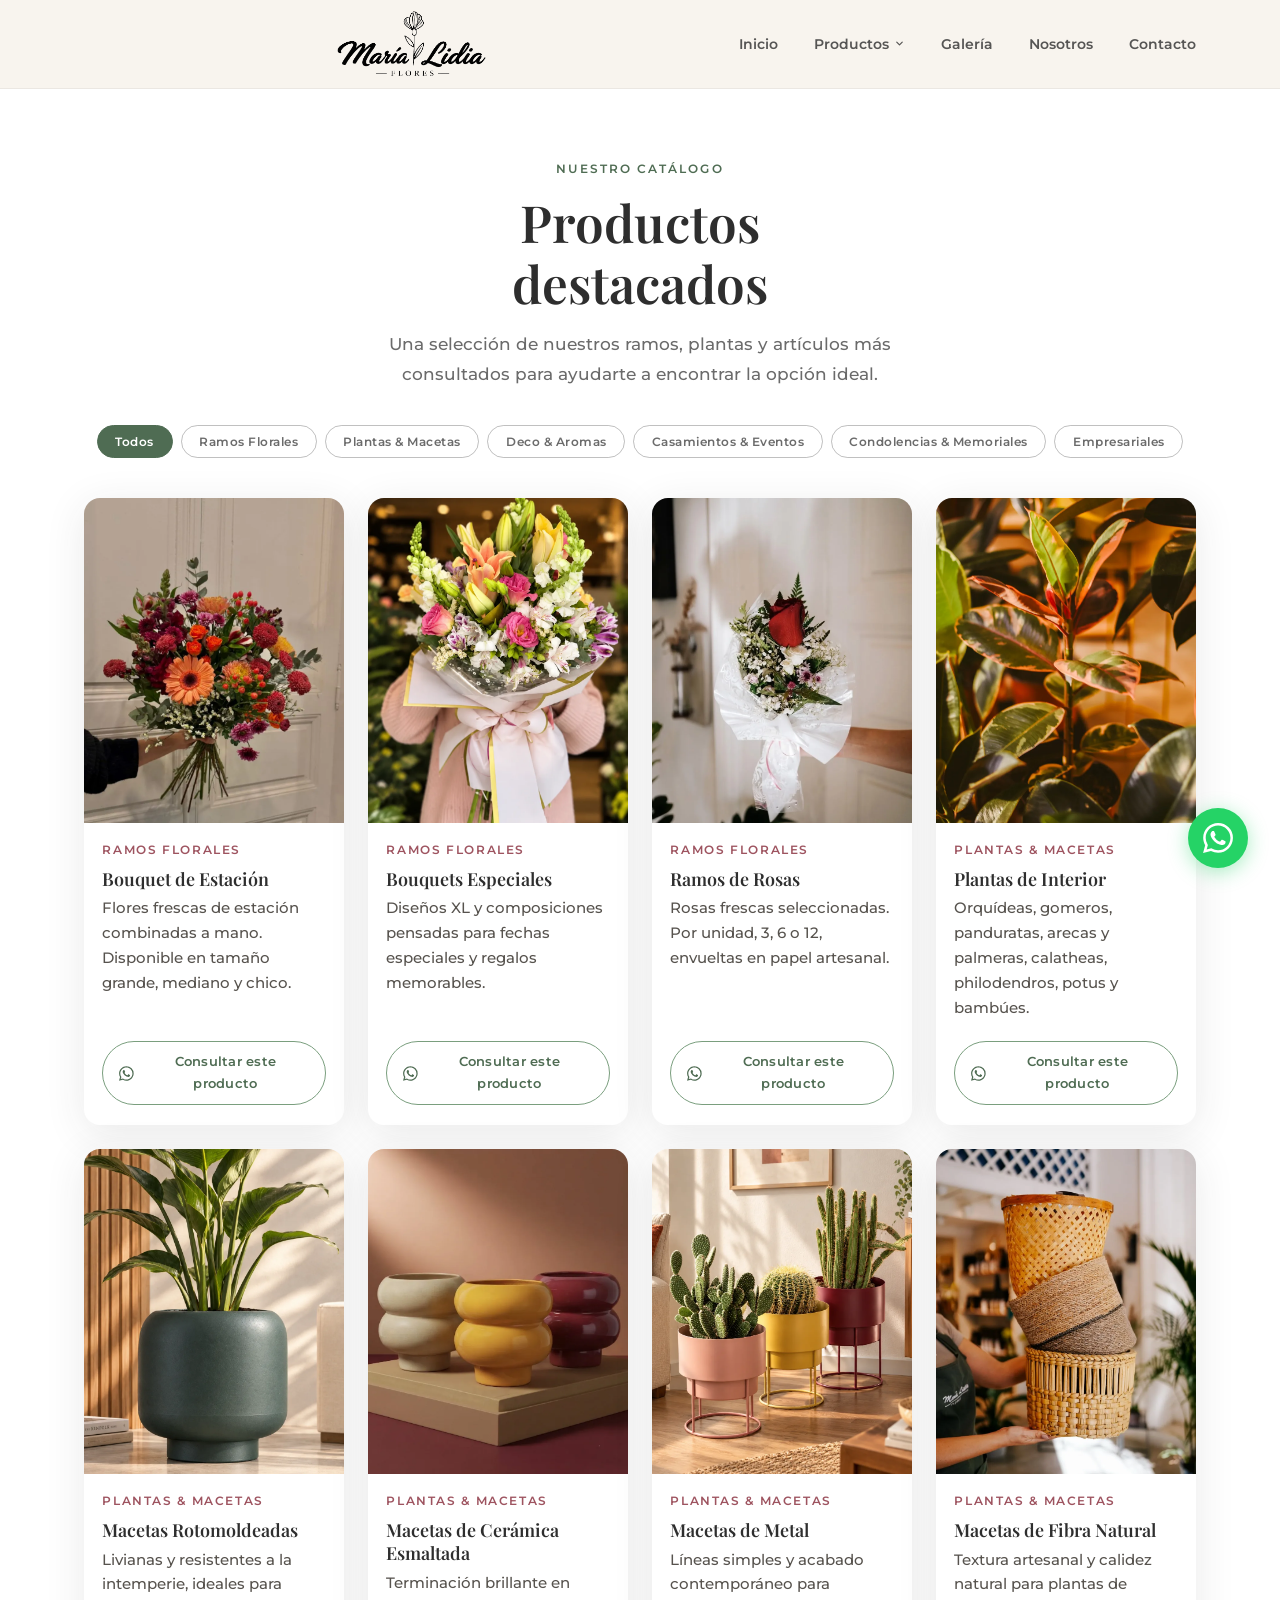
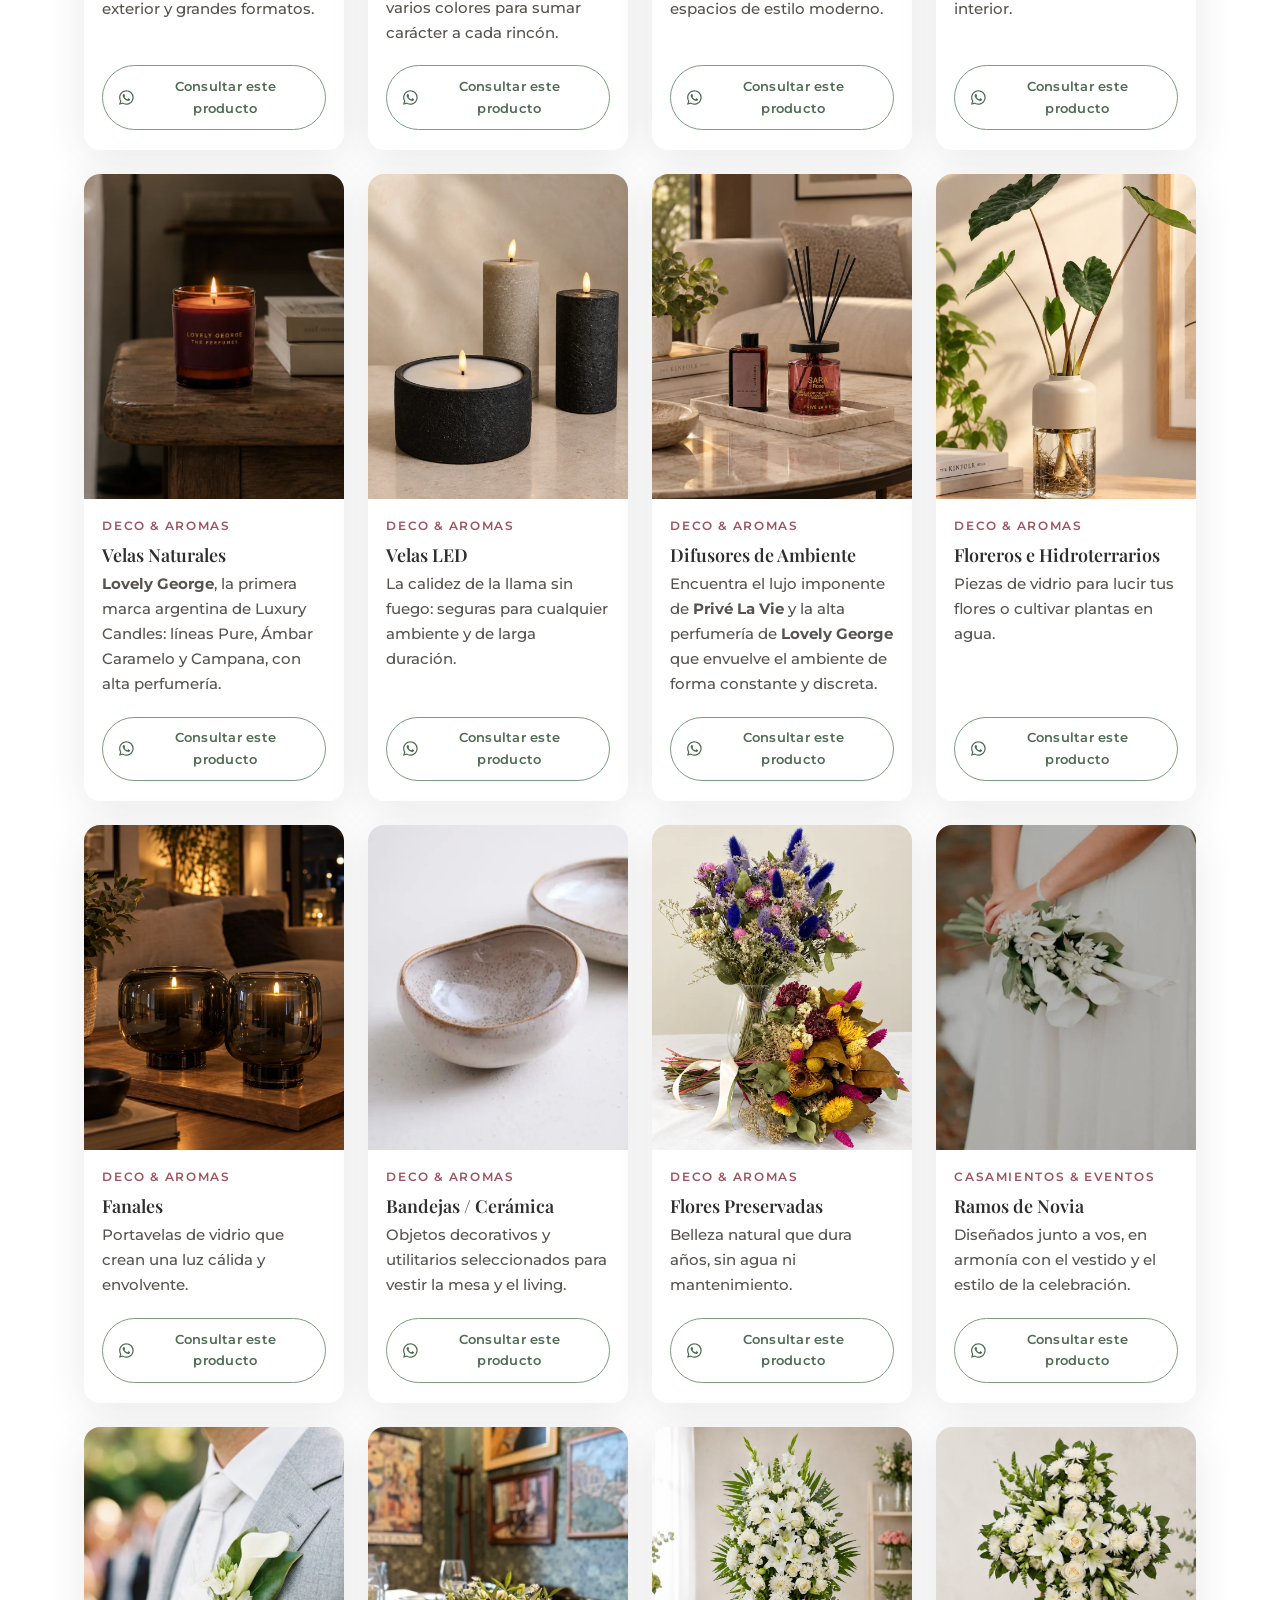
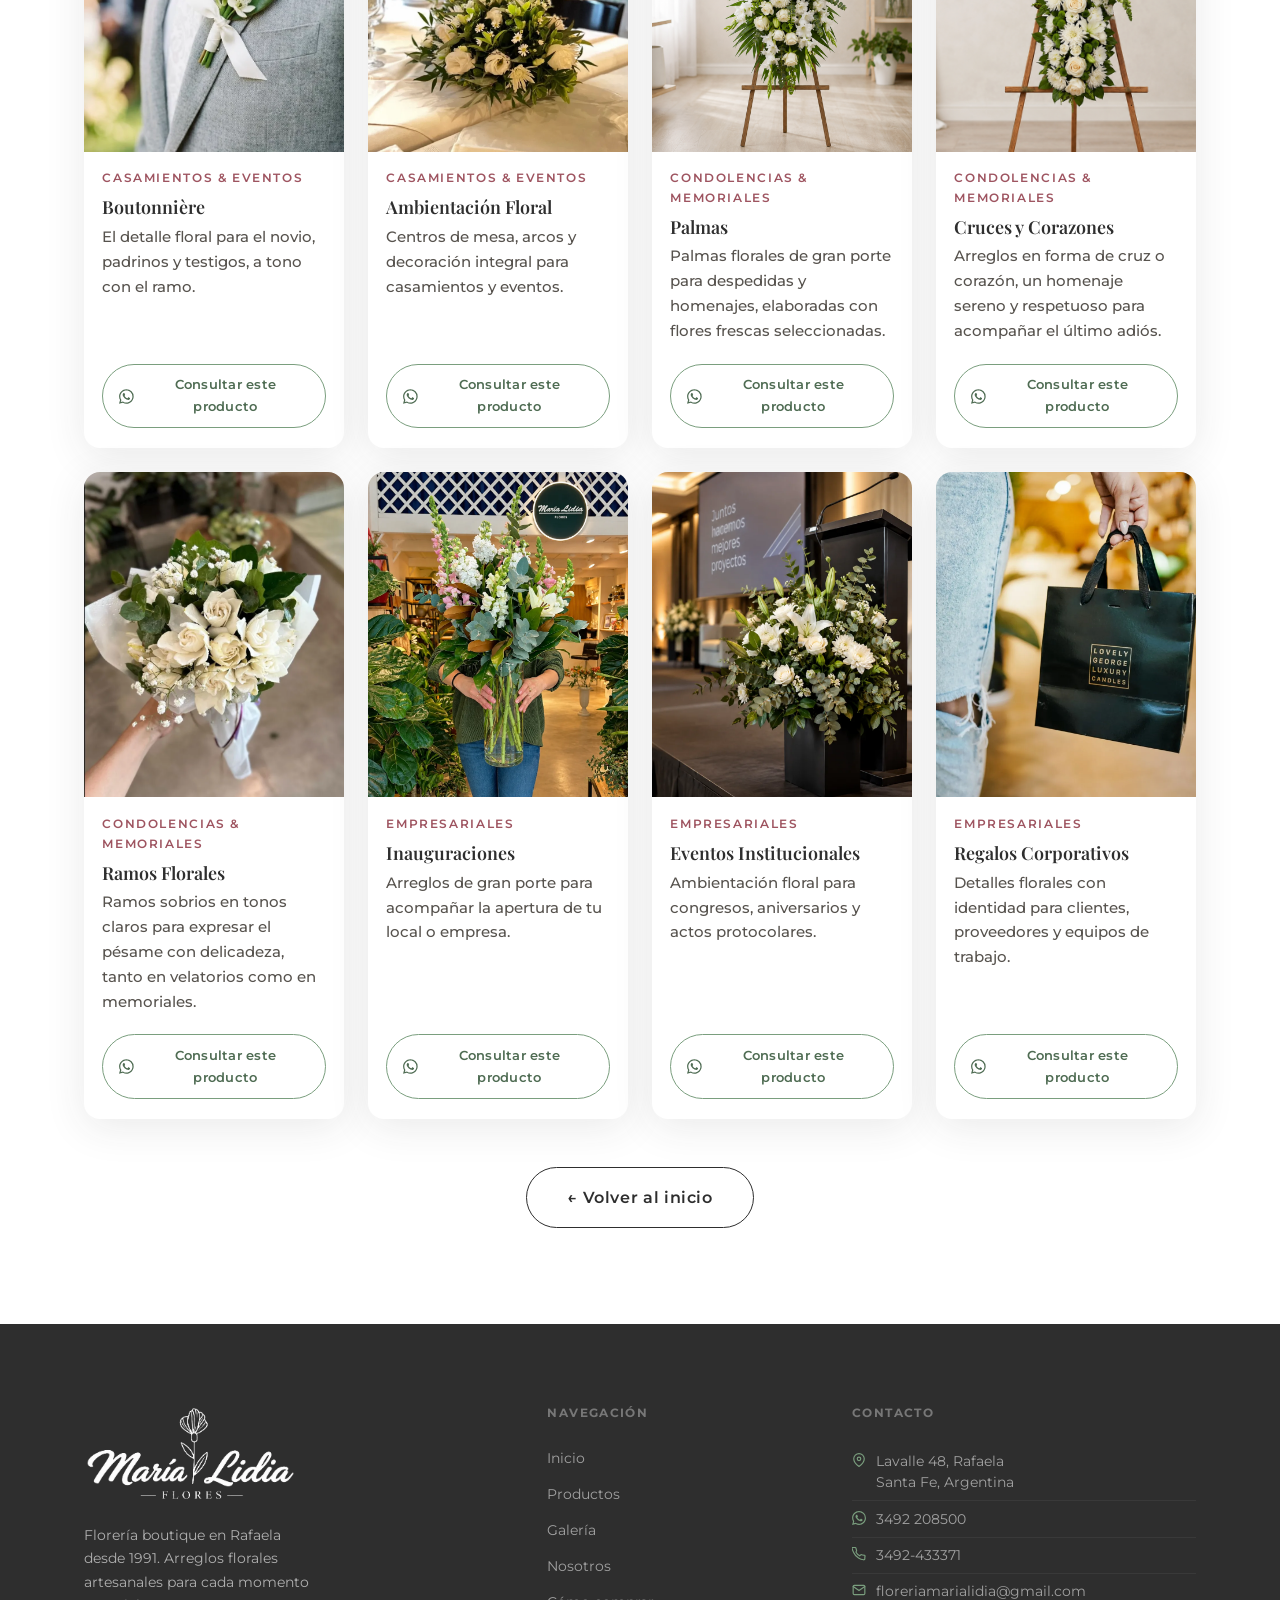
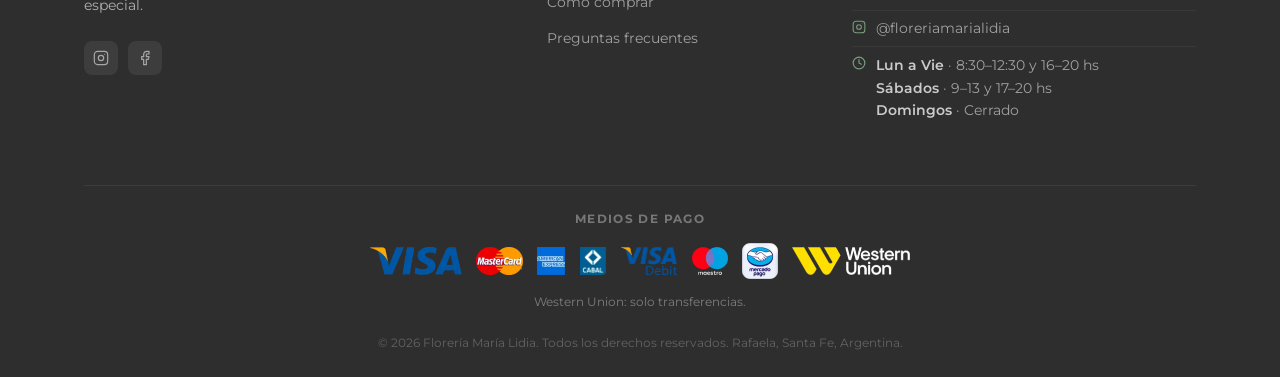
<file: productos.html>
<!DOCTYPE html>
<html lang="es-AR"><head>
  <meta charset="UTF-8">
  <link rel="icon" type="image/png" sizes="16x16" href="img/favicon-flor-16.png">
  <link rel="icon" type="image/png" sizes="32x32" href="img/favicon-flor-32.png">
  <link rel="icon" type="image/png" sizes="48x48" href="img/favicon-flor-48.png">
  <link rel="shortcut icon" href="img/favicon-flor-32.png">
  <link rel="apple-touch-icon" sizes="180x180" href="img/apple-touch-icon-flor.png">
  <meta name="viewport" content="width=device-width, initial-scale=1.0">
  <meta name="theme-color" content="#7A9E7E">
  <title>Productos Destacados | Florería María Lidia — Rafaela, Santa Fe</title>
  <meta name="description" content="Conocé los ramos florales, plantas, decoración y aromas más consultados de Florería María Lidia en Rafaela. Consultá por WhatsApp el producto que te guste.">
  <link rel="canonical" href="https://www.floreriamarialidia.com.ar/productos.html">
  <meta name="robots" content="index, follow">
  <meta property="og:type" content="website">
  <meta property="og:url" content="https://www.floreriamarialidia.com.ar/productos.html">
  <meta property="og:site_name" content="Florería María Lidia">
  <meta property="og:title" content="Productos Destacados | Florería María Lidia">
  <meta property="og:description" content="Ramos, plantas, deco y aromas: nuestros productos más consultados. Consultá por WhatsApp.">
  <meta property="og:locale" content="es_AR">
  <meta property="og:image" content="https://www.floreriamarialidia.com.ar/og-image.jpg">
  <link rel="preconnect" href="https://fonts.googleapis.com">
  <link rel="preconnect" href="https://fonts.gstatic.com" crossorigin="">
  <link rel="stylesheet" href="https://fonts.googleapis.com/css2?family=Playfair+Display:wght@500;600;700&family=Montserrat:wght@300;400;500;600;700&display=swap">
  <link rel="stylesheet" href="css/styles.css?v=34">

  <script type="application/ld+json">
  {
    "@context": "https://schema.org",
    "@type": "BreadcrumbList",
    "itemListElement": [
      {
        "@type": "ListItem",
        "position": 1,
        "name": "Inicio",
        "item": "https://www.floreriamarialidia.com.ar/"
      },
      {
        "@type": "ListItem",
        "position": 2,
        "name": "Productos Destacados",
        "item": "https://www.floreriamarialidia.com.ar/productos.html"
      }
    ]
  }
  </script>
</head>
<body class="subpage">

<!-- HEADER -->
<header id="header" role="banner">
  <div class="container">
    <nav class="nav-inner" aria-label="Navegación principal">
      <a href="index.html" class="nav-logo" aria-label="Florería María Lidia - Inicio">
        <img width="1170" height="538" src="img/01-maria-lidia-flores.webp" alt="María Lidia Flores">
      </a>
      <div class="nav-links" role="list">
        <a href="index.html">Inicio</a>
        <div class="nav-drop">
          <a href="productos.html">Productos
            <svg width="11" height="11" viewBox="0 0 24 24" fill="none" stroke="currentColor" stroke-width="2.6" stroke-linecap="round" stroke-linejoin="round" aria-hidden="true"><polyline points="6 9 12 15 18 9"></polyline></svg>
          </a>
          <div class="nav-drop-menu" role="menu">
            <a href="productos.html#ramos" role="menuitem">Ramos Florales</a>
            <a href="productos.html#plantas" role="menuitem">Plantas &amp; Macetas</a>
            <a href="productos.html#deco" role="menuitem">Deco &amp; Aromas</a>
            <a href="productos.html#eventos" role="menuitem">Casamientos &amp; Eventos</a>
            <a href="productos.html#condolencias" role="menuitem">Condolencias &amp; Memoriales</a>
            <a href="productos.html#empresas" role="menuitem">Empresariales</a>
          </div>
        </div>
        <a href="index.html#galeria">Galería</a>
        <a href="index.html#nosotros">Nosotros</a>
        <a href="index.html#contacto">Contacto</a>
      </div>
      <button class="hamburger" id="hamburger" aria-label="Abrir menú" aria-expanded="false" aria-controls="mobile-nav">
        <span></span><span></span><span></span>
      </button>
    </nav>
  </div>
</header>
<nav class="mobile-nav" id="mobile-nav" role="dialog" aria-modal="true">
  <button class="mobile-close" id="mobile-close" aria-label="Cerrar menú">✕</button>
  <a href="index.html" class="mobile-link">Inicio</a>
  <button class="mobile-toggle" id="mobileProdToggle" aria-expanded="false" aria-controls="mobileProdSub">Productos
    <svg width="14" height="14" viewBox="0 0 24 24" fill="none" stroke="currentColor" stroke-width="2.6" stroke-linecap="round" stroke-linejoin="round" aria-hidden="true"><polyline points="6 9 12 15 18 9"></polyline></svg>
  </button>
  <div class="mobile-sub" id="mobileProdSub">
    <a href="productos.html">Ver todo el catálogo</a>
    <a href="productos.html#ramos">Ramos Florales</a>
    <a href="productos.html#plantas">Plantas &amp; Macetas</a>
    <a href="productos.html#deco">Deco &amp; Aromas</a>
    <a href="productos.html#eventos">Casamientos &amp; Eventos</a>
    <a href="productos.html#condolencias">Condolencias &amp; Memoriales</a>
    <a href="productos.html#empresas">Empresariales</a>
  </div>
  <a href="index.html#galeria" class="mobile-link">Galería</a>
  <a href="index.html#nosotros" class="mobile-link">Nosotros</a>
  <a href="index.html#contacto" class="mobile-link">Contacto</a>
  <a href="https://wa.me/5493492208500?text=Hola!%20Quer%C3%ADa%20hacerles%20una%20consulta." class="btn btn-wapp" target="_blank" rel="noopener">Pedir por WhatsApp</a>
</nav>

<main>
<!-- PRODUCTOS DESTACADOS -->
<section id="productos" class="section" role="region" aria-labelledby="productos-title">
  <div class="container">
    <div class="section-header text-center reveal" style="margin-bottom:0;">
      <span class="eyebrow">Nuestro catálogo</span>
      <h1 class="display-lg" id="productos-title">Productos<br>destacados</h1>
      <p class="body-lg" style="max-width:520px;margin:1rem auto 0;font-weight:500">Una selección de nuestros ramos, plantas y artículos más consultados para ayudarte a encontrar la opción ideal.</p>
    </div>
    <div class="prod-filters reveal" id="prodFilters" aria-label="Filtrar productos por categoría"></div>
    <div class="products-grid" id="productsGrid"></div>
    <div class="steps-cta reveal" style="margin-top:3rem;text-align:center;">
      <a href="index.html" class="btn btn-outline">← Volver al inicio</a>
    </div>
  </div>
</section>
</main>

<!-- FOOTER -->
<footer id="footer" role="contentinfo">
  <div class="container">
    <div class="footer-grid-4">

      <!-- Col 1: Logo + descripción -->
      <div class="footer-col-brand">
        <img width="1170" height="538" src="img/36-floreria-maria-lidia.webp" alt="Florería María Lidia" style="height: 100px; object-fit: contain; max-width: 240px; display: block; margin-bottom: 1.25rem; width: 213px">
        <p class="footer-tagline">
          Florería boutique en Rafaela desde 1991. Arreglos florales artesanales para cada momento especial.
        </p>
        <div class="footer-social">
          <a href="https://www.instagram.com/floreriamarialidia" target="_blank" rel="noopener" class="footer-social-link" aria-label="Instagram">
            <svg width="16" height="16" viewBox="0 0 24 24" fill="none" stroke="currentColor" stroke-width="1.8" stroke-linecap="round" stroke-linejoin="round"><rect x="2" y="2" width="20" height="20" rx="5" ry="5"></rect><circle cx="12" cy="12" r="4"></circle><circle cx="17.5" cy="6.5" r="0.8" fill="currentColor" stroke="none"></circle></svg>
          </a>
          <a href="https://www.facebook.com/floreriamarialidia" target="_blank" rel="noopener" class="footer-social-link" aria-label="Facebook">
            <svg width="16" height="16" viewBox="0 0 24 24" fill="none" stroke="currentColor" stroke-width="1.8" stroke-linecap="round" stroke-linejoin="round"><path d="M18 2h-3a5 5 0 0 0-5 5v3H7v4h3v8h4v-8h3l1-4h-4V7a1 1 0 0 1 1-1h3z"></path></svg>
          </a>
        </div>
      </div>

      <!-- Col 2: Navegación -->
      <div class="footer-col">
        <div class="footer-col-title">Navegación</div>
        <ul class="footer-links">
          <li><a href="index.html">Inicio</a></li>
          <li><a href="productos.html">Productos</a></li>
          <li><a href="index.html#galeria">Galería</a></li>
          <li><a href="index.html#nosotros">Nosotros</a></li>
          <li><a href="index.html#como-comprar">Cómo comprar</a></li>
          <li><a href="index.html#faq">Preguntas frecuentes</a></li>
          </ul>
      </div>

      <!-- Col 4: Contacto completo -->
      <div class="footer-col">
        <div class="footer-col-title">Contacto</div>
        <ul class="footer-contact-list">
          <li>
            <svg width="14" height="14" viewBox="0 0 24 24" fill="none" stroke="currentColor" stroke-width="2" stroke-linecap="round" stroke-linejoin="round"><path d="M21 10c0 7-9 13-9 13s-9-6-9-13a9 9 0 0118 0z"></path><circle cx="12" cy="10" r="3"></circle></svg>
            <a href="https://www.google.com/maps/search/?api=1&query=Lavalle+48%2C+Rafaela%2C+Santa+Fe%2C+Argentina" target="_blank" rel="noopener">Lavalle 48, Rafaela<br>Santa Fe, Argentina</a>
          </li>
          <li>
            <svg width="14" height="14" viewBox="0 0 24 24" fill="currentColor"><path d="M17.472 14.382c-.297-.149-1.758-.867-2.03-.967-.273-.099-.471-.148-.67.15-.197.297-.767.966-.94 1.164-.173.199-.347.223-.644.075-.297-.15-1.255-.463-2.39-1.475-.883-.788-1.48-1.761-1.653-2.059-.173-.297-.018-.458.13-.606.134-.133.298-.347.446-.52.149-.174.198-.298.298-.497.099-.198.05-.371-.025-.52-.075-.149-.669-1.612-.916-2.207-.242-.579-.487-.5-.669-.51-.173-.008-.371-.01-.57-.01-.198 0-.52.074-.792.372-.272.297-1.04 1.016-1.04 2.479 0 1.462 1.065 2.875 1.213 3.074.149.198 2.096 3.2 5.077 4.487.709.306 1.262.489 1.694.625.712.227 1.36.195 1.871.118.571-.085 1.758-.719 2.006-1.413.248-.694.248-1.289.173-1.413-.074-.124-.272-.198-.57-.347m-5.421 7.403h-.004a9.87 9.87 0 01-5.031-1.378l-.361-.214-3.741.982.998-3.648-.235-.374a9.86 9.86 0 01-1.51-5.26c.001-5.45 4.436-9.884 9.888-9.884 2.64 0 5.122 1.03 6.988 2.898a9.825 9.825 0 012.893 6.994c-.003 5.45-4.437 9.884-9.885 9.884m8.413-18.297A11.815 11.815 0 0012.05 0C5.495 0 .16 5.335.157 11.892c0 2.096.547 4.142 1.588 5.945L.057 24l6.305-1.654a11.882 11.882 0 005.683 1.448h.005c6.554 0 11.89-5.335 11.893-11.893a11.821 11.821 0 00-3.48-8.413Z"></path></svg>
            <a href="https://wa.me/5493492208500?text=Hola!%20Quer%C3%ADa%20hacerles%20una%20consulta." target="_blank" rel="noopener">3492 208500</a>
          </li>
          <li>
            <svg width="14" height="14" viewBox="0 0 24 24" fill="none" stroke="currentColor" stroke-width="2" stroke-linecap="round" stroke-linejoin="round"><path d="M22 16.92v3a2 2 0 01-2.18 2 19.79 19.79 0 01-8.63-3.07A19.5 19.5 0 013.07 9.81a19.79 19.79 0 01-3.07-8.68A2 2 0 012 .9h3a2 2 0 012 1.72c.127.96.361 1.903.7 2.81a2 2 0 01-.45 2.11L6.91 8.84a16 16 0 006.29 6.29l1.31-1.31a2 2 0 012.11-.45c.907.339 1.85.573 2.81.7A2 2 0 0122 16.92z"></path></svg>
            <a href="tel:+543492433371">3492-433371</a>
          </li>
          <li>
            <svg width="14" height="14" viewBox="0 0 24 24" fill="none" stroke="currentColor" stroke-width="2" stroke-linecap="round" stroke-linejoin="round"><path d="M4 4h16c1.1 0 2 .9 2 2v12c0 1.1-.9 2-2 2H4c-1.1 0-2-.9-2-2V6c0-1.1.9-2 2-2z"></path><polyline points="22,6 12,13 2,6"></polyline></svg>
            <a href="mailto:floreriamarialidia@gmail.com">floreriamarialidia@gmail.com</a>
          </li>
          <li>
            <svg width="14" height="14" viewBox="0 0 24 24" fill="none" stroke="currentColor" stroke-width="1.8" stroke-linecap="round" stroke-linejoin="round"><rect x="2" y="2" width="20" height="20" rx="5" ry="5"></rect><circle cx="12" cy="12" r="4"></circle><circle cx="17.5" cy="6.5" r="0.8" fill="currentColor" stroke="none"></circle></svg>
            <a href="https://www.instagram.com/floreriamarialidia" target="_blank" rel="noopener">@floreriamarialidia</a>
          </li>
          <li class="footer-hours">
            <svg width="14" height="14" viewBox="0 0 24 24" fill="none" stroke="currentColor" stroke-width="2" stroke-linecap="round" stroke-linejoin="round"><circle cx="12" cy="12" r="10"></circle><polyline points="12 6 12 12 16 14"></polyline></svg>
            <span>
              <strong style="color:rgba(255,255,255,.75);font-weight:600;">Lun a Vie</strong> · 8:30–12:30 y 16–20 hs<br>
              <strong style="color:rgba(255,255,255,.75);font-weight:600;">Sábados</strong> · 9–13 y 17–20 hs<br>
              <strong style="color:rgba(255,255,255,.75);font-weight:600;">Domingos</strong> · Cerrado
            </span>
          </li>
        </ul>
      </div>

    </div><!-- /footer-grid-4 -->

    <div class="footer-bottom" style="flex-direction:column;gap:0;">
      <div style="display:flex;flex-direction:column;align-items:center;gap:.85rem;margin-bottom:1.25rem;">
        <span style="font-size:.72rem;font-weight:700;letter-spacing:.12em;text-transform:uppercase;color:rgba(255,255,255,.35);">Medios de pago</span>
        <div style="display:flex;flex-wrap:wrap;justify-content:center;align-items:center;gap:.9rem;">
          <img width="183" height="56" src="img/37-visa.webp" alt="Visa" style="height:28px;width:auto;display:block;">
          <img width="94" height="56" src="img/38-mastercard.webp" alt="Mastercard" style="height:28px;width:auto;display:block;">
          <img width="56" height="56" src="img/39-american-express.webp" alt="American Express" style="height:28px;width:auto;display:block;">
          <img width="53" height="56" src="img/40-cabal.webp" alt="Cabal" style="height:28px;width:auto;display:block;">
          <img width="113" height="56" src="img/41-visa-debito.webp" alt="Visa Débito" style="height:28px;width:auto;display:block;">
          <img width="72" height="56" src="img/42-maestro.webp" alt="Maestro" style="height:28px;width:auto;display:block;">
          <img width="72" height="72" src="img/43-mercado-pago.webp" alt="Mercado Pago" style="height:36px;width:auto;display:block;">
          <img width="235" height="56" src="img/44-western-union.webp" alt="Western Union" style="height:28px;width:auto;display:block;">
        </div>
        <span style="font-size:.72rem;color:rgba(255,255,255,.38);">Western Union: solo transferencias.</span>
      </div>
      <p class="footer-copy">© 2026 Florería María Lidia. Todos los derechos reservados. Rafaela, Santa Fe, Argentina.</p>
    </div>
  </div>
</footer>

<!-- WHATSAPP FLOAT -->
<div class="wapp-float">
  <span class="wapp-tooltip">¡Hablemos por WhatsApp!</span>
  <a href="https://wa.me/5493492208500?text=Hola!%20Quer%C3%ADa%20hacerles%20una%20consulta." class="wapp-btn" target="_blank" rel="noopener" aria-label="Contactar por WhatsApp">
    <svg viewBox="0 0 24 24"><path d="M17.472 14.382c-.297-.149-1.758-.867-2.03-.967-.273-.099-.471-.148-.67.15-.197.297-.767.966-.94 1.164-.173.199-.347.223-.644.075-.297-.15-1.255-.463-2.39-1.475-.883-.788-1.48-1.761-1.653-2.059-.173-.297-.018-.458.13-.606.134-.133.298-.347.446-.52.149-.174.198-.298.298-.497.099-.198.05-.371-.025-.52-.075-.149-.669-1.612-.916-2.207-.242-.579-.487-.5-.669-.51-.173-.008-.371-.01-.57-.01-.198 0-.52.074-.792.372-.272.297-1.04 1.016-1.04 2.479 0 1.462 1.065 2.875 1.213 3.074.149.198 2.096 3.2 5.077 4.487.709.306 1.262.489 1.694.625.712.227 1.36.195 1.871.118.571-.085 1.758-.719 2.006-1.413.248-.694.248-1.289.173-1.413-.074-.124-.272-.198-.57-.347m-5.421 7.403h-.004a9.87 9.87 0 01-5.031-1.378l-.361-.214-3.741.982.998-3.648-.235-.374a9.86 9.86 0 01-1.51-5.26c.001-5.45 4.436-9.884 9.888-9.884 2.64 0 5.122 1.03 6.988 2.898a9.825 9.825 0 012.893 6.994c-.003 5.45-4.437 9.884-9.885 9.884m8.413-18.297A11.815 11.815 0 0012.05 0C5.495 0 .16 5.335.157 11.892c0 2.096.547 4.142 1.588 5.945L.057 24l6.305-1.654a11.882 11.882 0 005.683 1.448h.005c6.554 0 11.89-5.335 11.893-11.893a11.821 11.821 0 00-3.48-8.413Z"></path></svg>
  </a>
</div>

<!-- LIGHTBOX -->
<div class="lightbox" id="lightbox" role="dialog" aria-modal="true" aria-label="Imagen ampliada" aria-hidden="true">
  <button class="lightbox-close" id="lightboxClose" aria-label="Cerrar imagen">
    <svg width="24" height="24" viewBox="0 0 24 24" fill="none" stroke="currentColor" stroke-width="2.2" stroke-linecap="round" stroke-linejoin="round"><line x1="18" y1="6" x2="6" y2="18"></line><line x1="6" y1="6" x2="18" y2="18"></line></svg>
  </button>
  <button class="lightbox-nav lightbox-prev" id="lightboxPrev" aria-label="Imagen anterior">
    <svg width="28" height="28" viewBox="0 0 24 24" fill="none" stroke="currentColor" stroke-width="2.2" stroke-linecap="round" stroke-linejoin="round"><polyline points="15 18 9 12 15 6"></polyline></svg>
  </button>
  <img class="lightbox-img" id="lightboxImg" alt="">
  <button class="lightbox-nav lightbox-next" id="lightboxNext" aria-label="Imagen siguiente">
    <svg width="28" height="28" viewBox="0 0 24 24" fill="none" stroke="currentColor" stroke-width="2.2" stroke-linecap="round" stroke-linejoin="round"><polyline points="9 6 15 12 9 18"></polyline></svg>
  </button>
  <div class="lightbox-counter" id="lightboxCounter"></div>
</div>

<script src="js/main.js?v=17"></script>
<script src="js/productos.js?v=34"></script>
</body></html>
</file>
<file: css/styles.css>
:root {
      --sage:#7A9E7E; --sage-dark:#4F6C53; --rose:#D8A7B1; --rose-dark:#B76E79; --rose-text:#9E5460;
      --cream:#F8F4EE; --beige:#EDE7DF; --dark:#2E2E2E; --mid:#6B6B6B; --white:#FFFFFF;
      --font-display:'Playfair Display',Georgia,serif; --font-body:'Montserrat',system-ui,sans-serif;
      --radius-sm:8px; --radius-md:16px; --radius-lg:28px;
      --transition:0.32s cubic-bezier(0.4,0,0.2,1);
      --shadow-card:0 8px 40px rgba(46,46,46,.10);
    }
    *,*::before,*::after{box-sizing:border-box;margin:0;padding:0}
    html{scroll-behavior:smooth;scroll-padding-top:84px}
    html,body{overflow-x:hidden}
    body{font-family:var(--font-body);background:var(--cream);color:var(--dark);line-height:1.7;-webkit-font-smoothing:antialiased}
    img{display:block;max-width:100%}
    a{text-decoration:none;color:inherit}
    button{font-family:var(--font-body);cursor:pointer;border:none;background:none}
    ul{list-style:none}
    .display-xl{font-family:var(--font-display);font-size:clamp(2.6rem,6vw,5rem);font-weight:600;line-height:1.1;letter-spacing:-.02em}
    .display-lg{font-family:var(--font-display);font-size:clamp(2rem,4vw,3.2rem);font-weight:600;line-height:1.2}
    .display-md{font-family:var(--font-display);font-size:clamp(1.5rem,3vw,2.2rem);font-weight:600;line-height:1.3}
    .eyebrow{font-size:.72rem;font-weight:600;letter-spacing:.18em;text-transform:uppercase;color:var(--sage-dark)}
    .body-lg{font-size:1.05rem;line-height:1.75;color:var(--mid)}
    .body-md{font-size:.95rem;line-height:1.7;color:var(--mid)}
    .container{width:100%;max-width:1160px;margin:0 auto;padding:0 1.5rem}
    .section{padding:6rem 0} .section-sm{padding:4rem 0} .text-center{text-align:center}
    .btn{display:inline-flex;align-items:center;gap:.5rem;padding:.875rem 2rem;border-radius:100px;font-family:var(--font-body);font-size:.875rem;font-weight:600;letter-spacing:.04em;transition:var(--transition);white-space:nowrap}
    .btn-primary{background:var(--sage-dark);color:var(--white);box-shadow:0 4px 20px rgba(122,158,126,.35)}
    .btn-primary:hover{background:var(--sage-dark);transform:translateY(-2px);box-shadow:0 8px 28px rgba(122,158,126,.40)}
    .btn-outline{background:transparent;color:var(--dark);border:1.5px solid var(--dark)}
    .btn-outline:hover{background:var(--dark);color:var(--white);transform:translateY(-2px)}
    .btn-wapp{background:#25D366;color:var(--white);box-shadow:0 4px 20px rgba(37,211,102,.35)}
    .btn-wapp:hover{background:#1ebe57;transform:translateY(-2px)}
    #resenas{background:var(--white)}
    .resenas-grid{display:grid;grid-template-columns:1fr auto;gap:3.5rem;align-items:center;max-width:1000px;margin:0 auto}
    .resenas-quote-col{display:flex;flex-direction:column;align-items:flex-start}
    .resenas-quote{font-family:var(--font-display);font-size:clamp(1.35rem,2.6vw,1.75rem);font-weight:500;font-style:italic;line-height:1.45;color:var(--dark);margin:1.4rem 0 0;text-wrap:pretty}
    .resenas-autor{font-size:.8rem;font-weight:600;letter-spacing:.14em;text-transform:uppercase;color:#8E4450;margin-top:1.4rem}
    .resenas-links{display:flex;gap:1.75rem;margin-top:1.9rem;flex-wrap:wrap}
    .resenas-links a{font-size:.86rem;font-weight:600;letter-spacing:.02em;text-decoration:none;padding-bottom:2px;border-bottom:1px solid;transition:var(--transition)}
    .resenas-link-read{color:var(--sage-dark);border-bottom-color:rgba(79,108,83,.35)}
    .resenas-link-read:hover{border-bottom-color:var(--sage-dark)}
    .resenas-link-write{color:var(--rose-text);border-bottom-color:rgba(158,84,96,.35)}
    .resenas-link-write:hover{border-bottom-color:var(--rose-text)}
    .resenas-score{display:flex;flex-direction:column;align-items:center;gap:.7rem;padding-left:3.5rem;border-left:1px solid #E3DACD}
    .resenas-num{font-family:var(--font-display);font-size:clamp(2.6rem,5vw,3.4rem);font-weight:600;line-height:1;color:var(--sage-dark)}
    .resenas-stars{display:inline-flex;gap:3px;color:#B8924A}
    .resenas-stars svg{width:15px;height:15px;fill:currentColor}
    .resenas-in{font-size:.8rem;font-weight:600;letter-spacing:.1em;text-transform:uppercase;color:#8A8378;white-space:nowrap}
    @media(max-width:768px){
      .resenas-grid{grid-template-columns:1fr;gap:0;justify-items:start}
      .resenas-quote-col{display:contents}
      .resenas-quote-col>.eyebrow{order:1}
      .resenas-score{order:2;flex-direction:row;align-items:baseline;gap:.55rem;margin-top:.95rem;padding:0;border:none}
      .resenas-quote{order:3;margin-top:1.1rem}
      .resenas-autor{order:4}
      .resenas-links{order:5}
      .resenas-num{font-size:1.6rem}
      .resenas-stars{position:relative;top:-2px}
      .resenas-stars svg{width:14px;height:14px}
      .resenas-in{font-size:.72rem;letter-spacing:.12em}
    }
    /* HEADER */
    #header{position:fixed;top:0;left:0;right:0;z-index:900;background:rgba(248,244,238,.97);backdrop-filter:blur(14px);border-bottom:1px solid rgba(46,46,46,.06);transition:box-shadow var(--transition)}
    #header.scrolled{box-shadow:0 2px 24px rgba(46,46,46,.08)}
    .nav-inner{display:flex;align-items:center;justify-content:space-between;height:88px}
    .nav-logo img{height:70px;object-fit:contain;display:block}
    .nav-links{display:flex;align-items:center;gap:2.25rem}
    .nav-links a{font-size:.9rem;font-weight:500;color:var(--dark);opacity:.8;transition:opacity var(--transition),color var(--transition)}
    .nav-links a:hover{opacity:1;color:var(--sage-dark)}
    .hamburger{display:none;flex-direction:column;gap:5px;cursor:pointer;padding:4px}
    .hamburger span{display:block;width:22px;height:2px;background:var(--dark);border-radius:2px;transition:var(--transition)}
    /* MOBILE NAV */
    .mobile-nav{display:none;position:fixed;top:.75rem;right:.75rem;left:auto;width:min(300px,calc(100vw - 1.5rem));max-height:calc(100vh - 1.5rem);overflow-y:auto;background:var(--white);border-radius:18px;box-shadow:0 20px 60px rgba(46,46,46,.22);z-index:950;flex-direction:column;align-items:stretch;justify-content:flex-start;gap:.15rem;padding:3.1rem 1.1rem 1.1rem}
    .mobile-nav.open{display:flex}
    .mobile-nav a{font-family:var(--font-body);font-size:1.02rem;font-weight:600;color:var(--dark);text-decoration:none;padding:.6rem .55rem;border-radius:10px;transition:var(--transition)}
    .mobile-nav a:active{background:var(--cream)}
    .mobile-nav .btn{justify-content:center;margin-top:.7rem;font-size:.9rem}
    .mobile-nav a:hover{color:var(--sage-dark)}
    .mobile-close{position:absolute;top:.6rem;right:.75rem;font-size:1.25rem;line-height:1;cursor:pointer;color:var(--mid);background:none;border:none;padding:.35rem}
    /* HERO */
    .hero-content{position:relative;z-index:2;max-width:620px}
    .hero-title{color:var(--white);margin-bottom:1.5rem}
    .hero-title em{color:var(--rose);font-style:italic}
    .hero-subtitle{color:var(--mid);font-size:1.05rem;max-width:500px;margin-bottom:2.5rem}
    .hero-actions{display:flex;flex-wrap:wrap;gap:1rem}
    /* RIBBON */
    .ribbon{background:var(--sage-dark);padding:1rem 0;overflow:hidden}
    .ribbon-track{display:flex;gap:3rem;animation:ribbonScroll 18s linear infinite;width:max-content}
    .ribbon-item{display:flex;align-items:center;gap:.75rem;color:var(--white);font-size:.82rem;font-weight:500;letter-spacing:.04em;white-space:nowrap}
    .ribbon-dot{width:5px;height:5px;background:var(--rose);border-radius:50%;flex-shrink:0}
    @keyframes ribbonScroll{from{transform:translateX(0)}to{transform:translateX(-50%)}}
    /* BENEFITS */
    #beneficios{background:var(--white)}
    .benefits-grid{display:grid;grid-template-columns:repeat(auto-fit,minmax(220px,1fr));gap:2rem;margin-top:3.5rem}
    .benefit-card{background:var(--cream);border-radius:var(--radius-md);padding:2rem 1.75rem;transition:transform var(--transition),box-shadow var(--transition);border:1px solid transparent}
    .benefit-card:hover{transform:translateY(-6px);box-shadow:var(--shadow-card);border-color:var(--beige)}
    .benefit-icon{width:48px;height:48px;background:var(--beige);border-radius:12px;display:flex;align-items:center;justify-content:center;color:var(--sage-dark);margin-bottom:1.25rem}.benefit-icon svg{width:24px;height:24px;display:block}
    .benefit-title{font-family:var(--font-display);font-size:1.1rem;font-weight:600;margin-bottom:.5rem}
    .section-header{margin-bottom:3.5rem}
    .section-header .eyebrow{margin-bottom:.75rem;display:block}
    /* SERVICES */
    #servicios{background:var(--cream)}
    .services-grid{display:grid;grid-template-columns:repeat(auto-fit,minmax(300px,1fr));gap:1.5rem}
    .service-card{position:relative;border-radius:var(--radius-lg);overflow:hidden;aspect-ratio:4/5;cursor:pointer}
    .service-card img{width:100%;height:100%;object-fit:cover;transition:transform .6s ease}
    .service-card:hover img{transform:scale(1.06)}
    .service-overlay{position:absolute;inset:0;background:linear-gradient(to top,rgba(46,46,46,.85) 40%,transparent 80%);display:flex;flex-direction:column;justify-content:flex-end;padding:2rem}
    .service-tag{display:inline-block;background:var(--sage-dark);color:var(--white);font-size:.72rem;font-weight:600;letter-spacing:.1em;text-transform:uppercase;padding:.35rem .85rem;border-radius:100px;margin-bottom:.75rem;width:fit-content}
    .service-name{font-family:var(--font-display);font-size:1.5rem;font-weight:600;color:var(--white);line-height:1.2;margin-bottom:.5rem;min-height:3.6rem;display:flex;align-items:center}
    .service-desc{font-size:.875rem;color:rgba(255,255,255,.8);line-height:1.5;min-height:2.55rem}
    /* GALLERY */
    #galeria{background:var(--beige)}
    .gallery-grid{display:grid;grid-template-columns:repeat(3,1fr);grid-auto-rows:250px;gap:1rem;margin-top:3rem}
    .gallery-item{border-radius:var(--radius-md);overflow:hidden;cursor:pointer;position:relative}
    .gallery-item::before{content:'';position:absolute;inset:0;background:rgba(46,46,46,0);transition:background .35s ease;z-index:1;pointer-events:none}
    .gallery-item::after{content:'';position:absolute;z-index:2;pointer-events:none;background-image:url("data:image/svg+xml,%3Csvg%20xmlns%3D'http%3A%2F%2Fwww.w3.org%2F2000%2Fsvg'%20viewBox%3D'0%200%2024%2024'%20fill%3D'none'%20stroke%3D'white'%20stroke-width%3D'2'%20stroke-linecap%3D'round'%20stroke-linejoin%3D'round'%3E%3Cpolyline%20points%3D'15%203%2021%203%2021%209'%2F%3E%3Cpolyline%20points%3D'9%2021%203%2021%203%2015'%2F%3E%3Cline%20x1%3D'21'%20y1%3D'3'%20x2%3D'14'%20y2%3D'10'%2F%3E%3Cline%20x1%3D'3'%20y1%3D'21'%20x2%3D'10'%20y2%3D'14'%2F%3E%3C%2Fsvg%3E");background-repeat:no-repeat;background-position:center;opacity:0}
    @media (hover:hover){
      .gallery-item:hover::before{background:rgba(46,46,46,.22)}
      .gallery-item::after{top:50%;left:50%;width:36px;height:36px;background-size:30px 30px;transform:translate(-50%,-50%) scale(.85);transition:opacity .35s ease,transform .35s ease}
      .gallery-item:hover::after{opacity:1;transform:translate(-50%,-50%) scale(1)}
    }
    @media (hover:none){
      .gallery-item::after{right:.5rem;bottom:.5rem;width:26px;height:26px;background-size:13px 13px;background-color:rgba(46,46,46,.42);border-radius:7px;opacity:1}
    }
    .lightbox-hint{position:absolute;bottom:4.5rem;left:50%;transform:translateX(-50%);background:rgba(255,255,255,.14);color:rgba(255,255,255,.92);font-size:.8rem;letter-spacing:.02em;padding:.5rem 1rem;border-radius:999px;backdrop-filter:blur(6px);z-index:3;opacity:0;transition:opacity .4s ease;pointer-events:none;white-space:nowrap}
    .lightbox-hint.show{opacity:1}@media(max-width:700px){.gallery-grid{grid-template-columns:repeat(2,1fr);grid-auto-rows:200px;gap:.6rem}}
    .gallery-item img{width:100%;height:100%;object-fit:cover;transition:transform .5s ease}
    .gallery-item:hover img{transform:scale(1.05)}
    .gallery-item.gallery-extra{display:none}
    .gallery-item.g1 img{object-position:center 32%}
     
     
    
    /* ABOUT */
    #nosotros{background:var(--white)}
    .about-grid{display:grid;grid-template-columns:1fr 1fr;gap:5rem;align-items:center}
    .about-image-wrap{position:relative}
    .about-img-main{border-radius:var(--radius-lg);width:100%;aspect-ratio:4/5;object-fit:cover;object-position:left bottom;}
    .divider{width:48px;height:3px;background:linear-gradient(90deg,var(--sage),var(--rose));border-radius:2px;margin-bottom:1.5rem}
    .tag-chip{display:inline-flex;align-items:center;gap:.4rem;background:var(--beige);border-radius:100px;padding:.4rem .9rem;font-size:.78rem;font-weight:500;color:var(--mid)}
    
    
    
    /* HOW TO BUY */
    #como-comprar{background:var(--cream)}
    .steps-grid{display:grid;grid-template-columns:repeat(auto-fit,minmax(215px,1fr));gap:1.25rem;margin-top:3.5rem;align-items:stretch}
    @media (min-width:1080px){.steps-grid{grid-template-columns:repeat(4,1fr)}}
    .step{background:var(--white);border:1px solid #E7DFD5;border-radius:var(--radius-md);padding:2rem 1.6rem 1.9rem;display:flex;flex-direction:column;gap:.9rem;text-align:left}
    .step-head{display:flex;align-items:center;gap:.8rem}
    .step-num{box-sizing:border-box;width:44px;height:44px;flex-shrink:0;background:var(--sage-dark);color:var(--white);font-family:var(--font-display);font-size:1.35rem;font-weight:600;line-height:1;padding-bottom:.13em;border-radius:50%;display:flex;align-items:center;justify-content:center}
    .step-title{font-family:var(--font-display);font-size:1.18rem;font-weight:600;line-height:1.25;margin:0}
    .step .body-md{font-size:1rem;line-height:1.65;color:#565656;text-wrap:pretty;margin:0}
    #como-comprar .eyebrow{font-weight:700;color:#3F5A43}
    #como-comprar .section-header .body-lg{color:#5A5A5A;text-wrap:pretty}
    .steps-cta{text-align:center;margin-top:2.75rem}
    /* INSTAGRAM */
    #instagram{background:var(--cream)}
    .insta-grid{display:grid;grid-template-columns:repeat(3,1fr);gap:1rem;margin-top:2.5rem;max-width:900px;margin-left:auto;margin-right:auto}
    .insta-item{aspect-ratio:1;border-radius:var(--radius-sm);overflow:hidden;position:relative;cursor:pointer}
    .insta-item img{width:100%;height:100%;object-fit:cover;transition:transform .4s ease}
    .insta-item:hover img{transform:scale(1.08)}
    .insta-overlay{position:absolute;inset:0;background:rgba(122,158,126,.7);display:flex;align-items:center;justify-content:center;opacity:0;transition:opacity var(--transition)}
    .insta-item:hover .insta-overlay{opacity:1}
    .insta-icon{color:var(--white);font-size:1.5rem}
    /* FAQ */
    #faq{background:var(--white)}
    .faq-list{max-width:720px;margin:3rem auto 0}
    .faq-item{border-bottom:1px solid var(--beige);overflow:hidden;border-radius:12px;transition:background .25s ease}
    .faq-question{display:flex;justify-content:space-between;align-items:center;padding:1.35rem 1rem;border-radius:12px;cursor:pointer;font-family:var(--font-display);font-size:1.05rem;font-weight:600;color:var(--dark);gap:1rem;width:100%;text-align:left;transition:color var(--transition)}
    .faq-question:hover{color:var(--sage-dark);background:var(--cream)}
    .faq-question:hover .faq-icon{transform:scale(1.08)}
    .faq-icon{width:32px;height:32px;background:var(--sage-dark);border-radius:50%;display:flex;align-items:center;justify-content:center;font-size:1.25rem;flex-shrink:0;transition:transform var(--transition),background var(--transition);color:var(--white);box-shadow:0 2px 8px rgba(79,108,83,.28)}
    .faq-item.open .faq-icon{transform:rotate(45deg)}
    .faq-answer{max-height:0;overflow:hidden;transition:max-height .4s ease,padding .3s ease}
    .faq-item.open .faq-answer{max-height:400px;padding:0 1rem 1.35rem}
    .faq-answer p{font-size:.95rem;font-weight:500;color:#57534E;line-height:1.7}
    /* CONTACT */
    #contacto{background:var(--beige)}
    
    
    
    
    
    .map-wrap iframe{display:block;width:100%;height:260px;border:0}
    
    
    
    
    
    
    
    
    /* FOOTER */
    #footer{background:var(--dark);padding:4rem 0 0}
    
    .footer-tagline{font-size:.88rem;color:rgba(255,255,255,.62);margin-top:1.25rem;line-height:1.65;max-width:280px}
    .footer-col-title{font-size:1rem;font-weight:700;color:var(--white);margin-bottom:1.25rem}
    .footer-links li+li{margin-top:.7rem}
    .footer-links a{font-size:.9rem;color:rgba(255,255,255,.55);transition:color var(--transition)}
    .footer-links a:hover{color:var(--sage)}
    .footer-bottom{padding:1.5rem 0}
    .footer-copy{font-size:.82rem;color:rgba(255,255,255,.3)}
    /* WHATSAPP FLOAT */
    .wapp-float{position:fixed;bottom:2rem;right:2rem;z-index:800;display:flex;align-items:center;gap:.75rem}
    .wapp-btn{width:60px;height:60px;background:#25D366;border-radius:50%;display:flex;align-items:center;justify-content:center;box-shadow:0 4px 20px rgba(37,211,102,.4);cursor:pointer;transition:transform var(--transition),box-shadow var(--transition);text-decoration:none}
    .wapp-btn:hover{transform:scale(1.1);box-shadow:0 8px 30px rgba(37,211,102,.5)}
    .wapp-btn svg{width:30px;height:30px;fill:var(--white)}
    .wapp-tooltip{background:var(--white);border-radius:100px;padding:.6rem 1.1rem;font-size:.82rem;font-weight:600;color:var(--dark);box-shadow:var(--shadow-card);white-space:nowrap;opacity:0;transform:translateX(10px);transition:opacity var(--transition),transform var(--transition);pointer-events:none}
    .wapp-float:hover .wapp-tooltip{opacity:1;transform:translateX(0)}
    /* REVEAL */
    .reveal{opacity:0;transform:translateY(28px);transition:opacity .65s ease,transform .65s ease}
    .reveal.visible{opacity:1;transform:translateY(0)}
    .reveal-delay-1{transition-delay:.1s} .reveal-delay-2{transition-delay:.2s}
    .reveal-delay-3{transition-delay:.3s} .reveal-delay-4{transition-delay:.4s}
    /* RESPONSIVE */
    @media(max-width:1024px){
      .about-grid{grid-template-columns:1fr;gap:3rem}
      .about-image-wrap{max-width:480px;margin:0 auto}
      
      
      
      
    }
    @media(max-width:768px){
      .section{padding:3.5rem 0}
      .nav-links{display:none}
      .hamburger{display:flex}
      
      #header .nav-inner{height:70px}
      .nav-logo img{height:54px}
    }
    @media(max-width:480px){
      .hero-actions{flex-direction:column}
      .hero-actions .btn{text-align:center;justify-content:center}
      .insta-grid{grid-template-columns:repeat(3,1fr)}
    }
  
    

    /* ════════════════════════════════
       HERO — Opción A perfeccionada
    ════════════════════════════════ */
    #hero {
      background: var(--cream);
      padding-top: 88px;
      min-height: 100svh;
      display: flex;
      align-items: stretch;
      overflow: hidden;
    }
    .hero-inner {
      display: grid;
      grid-template-columns: 52% 48%;
      width: 100%;
      min-height: calc(100svh - 88px);
    }

    /* ── Columna texto ── */
    .hero-content {
      display: flex;
      flex-direction: column;
      justify-content: center;
      padding: 5rem 4rem 5rem max(2rem, calc((100vw - 1160px) / 2 + 2rem));
      gap: 0;
    }
    .hero-title {
      font-family: 'Playfair Display', Georgia, serif;
      font-size: clamp(2.4rem, 4vw, 3.6rem);
      font-weight: 600;
      line-height: 1.15;
      color: var(--dark);
      margin-bottom: 1.5rem;
      letter-spacing: -0.02em;
    }
    .hero-title em {
      color: var(--rose-dark);
      font-style: italic;
    }
    .hero-subtitle {
      font-size: 1rem;
      line-height: 1.7;
      color: #565248;
      max-width: 460px;
      margin-bottom: 2.75rem;
      text-wrap: pretty;
    }
    .hero-actions {
      display: flex;
      flex-wrap: wrap;
      gap: 0.875rem;
      align-items: center;
    }

    /* ── Columna foto ── */
    .hero-photo-col {
      position: relative;
      overflow: hidden;
      /* Gradiente en el borde izquierdo para fusionar con el fondo crema
         sin outpainting — usando el bokeh gris/verde de la imagen */
      background: #e8e9e3;
    }
    .hero-photo-col::before {
      content: '';
      position: absolute;
      top: 0; left: 0; bottom: 0;
      width: 80px;
      background: linear-gradient(to right, var(--cream) 0%, transparent 100%);
      z-index: 2;
      pointer-events: none;
    }
    .hero-photo-col::after {
      content: '';
      position: absolute;
      inset: 0;
      background: linear-gradient(
        to bottom,
        transparent 75%,
        rgba(248,244,238,0.2) 100%
      );
      pointer-events: none;
      z-index: 1;
    }
    .hero-photo-col img {
      width: 100%;
      height: 100%;
      object-fit: cover;
      object-position: 62% 26%;
      display: block;
    }

    /* ── Decoración ── */
    
    .hero-tagline {
      font-size: .72rem;
      font-weight: 600;
      letter-spacing: 0.2em;
      text-transform: uppercase;
      color: var(--sage-dark);
      margin-bottom: 1.25rem;
      display: block;
    }

    /* ── Responsive mobile ── */
    @media (max-width: 900px) {
      .hero-inner {
        grid-template-columns: 1fr;
        min-height: auto;
      }
      .hero-photo-col {
        order: 1;
        height: 100vw;
        max-height: 500px;
        min-height: 300px;
      }
      .hero-photo-col::before { width: 0; }
      .hero-photo-col img {
        object-position: 62% 26%;
      }
      .hero-content {
        order: 2;
        padding: 3rem 1.5rem 4rem;
        align-items: flex-start;
      }
      .hero-title { font-size: clamp(2rem, 7vw, 2.8rem); }
      .hero-subtitle { max-width: 100%; }
    }
    @media (max-width: 480px) {
      .hero-photo-col { height: 100vw; }
      .hero-title { font-size: 1.9rem; }
    }


    /* ── CONTACTO SIMPLIFICADO ── */
    .contact-simple-grid {
      display: grid;
      grid-template-columns: 1fr 1.4fr;
      gap: 4rem;
      align-items: center;
    }
    .contact-left { }
    .map-wrap { border-radius: var(--radius-lg); overflow: hidden; box-shadow: var(--shadow-card); }
    .map-wrap iframe { display: block; width: 100%; height: 380px; border: 0; }

    /* ── FOOTER 4 COLUMNAS ── */
    #footer { background: var(--dark); padding: 5rem 0 0; }
    .footer-grid-4 {
      display: grid;
      grid-template-columns: 1.6fr 1fr 1.3fr;
      gap: 2.5rem;
      padding-bottom: 3.5rem;
      border-bottom: 1px solid rgba(255,255,255,.07);
      align-items: start;
    }
    .footer-col-brand { }
    .footer-tagline { font-size: .85rem; color: rgba(255,255,255,.62); line-height: 1.7; max-width: 240px; }
    .footer-social { display: flex; gap: .6rem; margin-top: 1.5rem; }
    .footer-social-link {
      width: 34px; height: 34px;
      background: rgba(255,255,255,.07);
      border-radius: 8px;
      display: flex; align-items: center; justify-content: center;
      color: rgba(255,255,255,.55);
      transition: background var(--transition), color var(--transition);
    }
    .footer-social-link:hover { background: var(--sage-dark); color: var(--white); }
    .footer-col { }
    .footer-col-title {
      font-size: .72rem; font-weight: 700; letter-spacing: .12em;
      text-transform: uppercase; color: rgba(255,255,255,.35);
      margin-bottom: 1.25rem;
    }
    .footer-links { list-style: none; }
    .footer-links li + li { margin-top: .55rem; }
    .footer-links a { font-size: .88rem; color: rgba(255,255,255,.55); transition: color var(--transition); }
    .footer-links a:hover { color: var(--sage); }

    /* Columna contacto footer */
    .footer-contact-list { list-style: none; }
    .footer-contact-list li {
      display: flex; align-items: flex-start; gap: .65rem;
      font-size: .85rem; color: rgba(255,255,255,.55);
      line-height: 1.55; padding: .45rem 0;
      border-bottom: 1px solid rgba(255,255,255,.05);
    }
    .footer-contact-list li:last-child { border-bottom: none; }
    .footer-contact-list svg { flex-shrink: 0; margin-top: 2px; color: var(--sage); }
    .footer-contact-list a {
      color: rgba(255,255,255,.55); transition: color var(--transition);
      text-decoration: none;
    }
    .footer-contact-list a:hover { color: var(--sage); }
    .footer-hours span { line-height: 1.65; }
    .footer-bottom {
      padding: 1.5rem 0;
      display: flex; align-items: center; justify-content: center;
    }
    .footer-copy { font-size: .78rem; color: rgba(255,255,255,.25); text-align: center; }

    /* Responsive */
    @media (max-width: 1024px) {
      .footer-grid-4 { grid-template-columns: 1fr 1fr; gap: 2rem; }
      .contact-simple-grid { gap: 2.5rem; }
    }
    @media (max-width: 768px) {
      .contact-simple-grid { grid-template-columns: 1fr; }
      /* que los botones anchos no empujen el layout ni descentren la tarjeta */
      .contact-simple-grid > * { min-width: 0; }
      .contact-simple-grid .btn {
        padding-left: 1.25rem; padding-right: 1.25rem;
        white-space: normal; max-width: 100%;
      }
      .map-wrap iframe { height: 300px; }
      .footer-grid-4 { grid-template-columns: 1fr; gap: 2rem; }
      .footer-tagline { max-width: 100%; }
    }


    /* ════════════════════════════════════════
       BENEFITS — 2x2 en mobile
    ════════════════════════════════════════ */
    @media (max-width: 768px) {
      .benefits-grid {
        grid-template-columns: 1fr 1fr !important;
        gap: 1rem !important;
      }
      .benefit-card {
        padding: 1.25rem 1rem !important;
      }
      .benefit-icon { margin-bottom: .75rem; }
    }

    /* ════════════════════════════════════════
       SERVICES CARRUSEL — solo mobile
    ════════════════════════════════════════ */
    @media (max-width: 768px) {
      /* Ocultar grid original, mostrar carrusel */
      .services-grid { display: none; }
      .services-carousel-wrap { display: block; }

      .services-carousel-wrap {
        position: relative;
        overflow: hidden;
        margin: 2rem 0 0;
        touch-action: pan-y;
      }
      .services-track {
        display: flex;
        transition: transform .38s cubic-bezier(.4,0,.2,1);
        will-change: transform;
      }
      .services-track .service-card {
        flex: 0 0 85%;
        margin-right: 1rem;
        border-radius: var(--radius-lg);
        overflow: hidden;
        aspect-ratio: 3/4;
        scroll-snap-align: start;
      }
      .services-track .service-card:first-child { margin-left: 1.5rem; }
      .services-track .service-card:last-child  { margin-right: 1.5rem; }
      .services-track .service-card img {
        width: 100%; height: 100%; object-fit: cover;
        transition: none;
      }

      /* Dots */
      .carousel-dots {
        display: flex;
        justify-content: center;
        gap: 1rem;
        margin-top: 1.25rem;
        padding-bottom: .5rem;
      }
      .carousel-dot {
        width: 7px; height: 7px;
        border-radius: 50%;
        background: var(--beige);
        border: none; cursor: pointer; padding: 0;
        transition: background .25s, transform .25s;
      }
      .carousel-dot.active {
        background: var(--sage-dark);
        transform: scale(1.3);
      }
    }

    @media (min-width: 769px) {
      /* Desktop: ocultar carrusel, mostrar grid */
      .services-carousel-wrap { display: none !important; }
      .services-grid { display: grid !important; }
    }

    /* ════════════════════════════════════════
       GALERÍA — 2 col en mobile (ocultar 1 item)
    ════════════════════════════════════════ */
    @media (max-width: 768px) {
      .gallery-grid { gap: .6rem !important; }
    }

    /* ════════════════════════════════════════
       INSTAGRAM — ocultar 2 extras en mobile
    ════════════════════════════════════════ */
    @media (max-width: 768px) {
      .insta-item-extra { display: none; }
      .insta-grid {
        grid-template-columns: repeat(2, 1fr) !important;
      }
    }

    /* ════════════════════════════════════════
       SECCIONES — reducir padding mobile
    ════════════════════════════════════════ */
    @media (max-width: 768px) {
      .section { padding: 3.5rem 0 !important; }
      .section-sm { padding: 2.5rem 0 !important; }
      #nosotros { padding-bottom: 4rem !important; }
      .steps-grid { margin-top: 2rem !important; gap: .85rem !important; }
      .step { padding: 1.15rem 1.15rem 1.25rem !important; gap: .6rem !important; }
      .step-num { width: 38px !important; height: 38px !important; font-size: 1.1rem !important; }
      .step-title { font-size: 1.12rem !important; }
      .step .body-md { line-height: 1.6 !important; }
      .steps-cta { margin-top: 2rem !important; }
      .steps-cta .btn { display: flex !important; width: 100% !important; justify-content: center; padding: 1.05rem 1.5rem !important; font-size: 1rem !important; }
      .faq-list { margin-top: 2rem !important; }
      .contact-simple-grid { gap: 2rem !important; }
      .map-wrap iframe { height: 240px !important; }
      #contacto.section { padding: 3.5rem 0 2rem !important; }
      .footer-grid-4 { gap: 1.5rem !important; }
    }


    
    /* Stage con perspectiva 3D */
    .sc-stage {
      position: relative;
      width: 100%;
      height: 500px;
      display: flex;
      align-items: center;
      justify-content: center;
      perspective: 1200px;
      perspective-origin: 50% 50%;
    }

    /* Cada slide posicionado con transform 3D */
    .sc-slide {
      position: absolute;
      width: 300px;
      height: 420px;
      border-radius: var(--radius-lg);
      overflow: hidden;
      cursor: pointer;
      transition:
        transform 0.55s cubic-bezier(0.4, 0, 0.2, 1),
        opacity   0.55s cubic-bezier(0.4, 0, 0.2, 1),
        filter    0.55s cubic-bezier(0.4, 0, 0.2, 1);
      box-shadow: 0 20px 60px rgba(46,46,46,.18);
      will-change: transform, opacity, filter;
    }
    .sc-slide img {
      width: 100%; height: 100%;
      object-fit: cover;
      display: block;
      pointer-events: none;
    }

    /* Overlay info en la card */
    .sc-card-info {
      position: absolute;
      inset: 0;
      background: linear-gradient(to top, rgba(46,46,46,.88) 42%, transparent 75%);
      display: flex;
      flex-direction: column;
      justify-content: flex-end;
      padding: 1.75rem 1.5rem;
      transition: opacity 0.4s ease;
    }
    .sc-tag {
      display: inline-block;
      background: var(--sage-dark);
      color: var(--white);
      font-size: .72rem;
      font-weight: 700;
      letter-spacing: .12em;
      text-transform: uppercase;
      padding: .3rem .8rem;
      border-radius: 100px;
      margin-bottom: .6rem;
      width: fit-content;
    }
    .sc-name {
      font-family: var(--font-display);
      font-size: 1.35rem;
      font-weight: 600;
      color: var(--white);
      line-height: 1.2;
      margin-bottom: .4rem;
    }
    .sc-desc {
      font-size: .82rem;
      color: rgba(255,255,255,.75);
      line-height: 1.5;
      max-height: 0;
      overflow: hidden;
      transition: max-height 0.4s ease, opacity 0.4s ease;
      opacity: 0;
    }
    /* En la card central, mostrar desc */
    .sc-slide[data-state="center"] .sc-desc {
      max-height: 80px;
      opacity: 1;
    }
    /* Cards laterales: info más sutil */
    .sc-slide[data-state="side"] .sc-card-info,
    .sc-slide[data-state="far"] .sc-card-info {
      opacity: 0.7;
    }

    /* ── Flechas ── */
    .sc-arrow {
      position: absolute;
      top: 50%;
      transform: translateY(-50%);
      z-index: 20;
      width: 44px; height: 44px;
      border-radius: 50%;
      background: rgba(248,244,238,.92);
      backdrop-filter: blur(8px);
      border: 1px solid rgba(46,46,46,.1);
      color: var(--dark);
      display: flex; align-items: center; justify-content: center;
      cursor: pointer;
      transition: background var(--transition), transform var(--transition), box-shadow var(--transition);
      box-shadow: 0 4px 16px rgba(46,46,46,.12);
    }
    .sc-arrow:hover {
      background: var(--sage-dark);
      color: var(--white);
      transform: translateY(-50%) scale(1.08);
      box-shadow: 0 6px 20px rgba(122,158,126,.35);
    }
    .sc-arrow-prev { left: max(1rem, calc(50% - 240px)); }
    .sc-arrow-next { right: max(1rem, calc(50% - 240px)); }

    /* ── Dots ── */
    .sc-dots {
      display: flex;
      justify-content: center;
      gap: 1rem;
      margin-top: 1.5rem;
      padding-bottom: .5rem;
    }
    .sc-dot {
      width: 8px; height: 8px;
      border-radius: 50%;
      background: var(--beige);
      border: none; cursor: pointer; padding: 0;
      transition: background .3s, transform .3s, width .3s;
    }
    .sc-dot.active {
      background: var(--sage-dark);
      width: 24px;
      border-radius: 4px;
      transform: none;
    }

    /* ── Mobile ── */
    @media (max-width: 768px) {
      .sc-stage {
        height: 380px;
        perspective: 800px;
      }
      .sc-slide {
        width: 220px;
        height: 300px;
      }
      .sc-arrow-prev { left: .5rem; }
      .sc-arrow-next { right: .5rem; }
    }
    @media (max-width: 480px) {
      .sc-stage { height: 340px; }
      .sc-slide { width: 200px; height: 275px; }
    }


    /* ════════════════════════════════════════════════════
       SERVICES GRID: visible en desktop, oculto en mobile
    ════════════════════════════════════════════════════ */
    .services-grid-desktop { display: grid; }

    /* ════════════════════════════════════════════════════
       SERVICES CAROUSEL: oculto en desktop, visible en mobile
       FIX: translateX(%) fallaba en position:absolute.
            Solución: flex-track con scroll snap = más robusto
    ════════════════════════════════════════════════════ */
    .sc-root { display: none; } /* oculto por defecto (desktop) */

    @media (max-width: 768px) {
      /* Ocultar grid desktop */
      .services-grid-desktop { display: none !important; }

      /* Mostrar carrusel */
      .sc-root {
        display: block;
        position: relative;
        padding: 1.5rem 0 1rem;
        margin-top: 1.5rem;
      }

      /* Viewport con overflow hidden */
      .sc-viewport {
        overflow: hidden;
        width: 100%;
        position: relative;
      }

      /* Track: flex con gap, se mueve con transform */
      .sc-track {
        display: flex;
        gap: 1rem;
        transition: transform 0.42s cubic-bezier(0.4, 0, 0.2, 1);
        will-change: transform;
        /* padding lateral = (100% - 88%) / 2 para mostrar tarjetas adyacentes */
        padding: 0 6%;
      }

      /* Cada slide: 88% del viewport = tarjeta principal + asomo de adyacentes */
      .sc-slide {
        flex: 0 0 82%;
        height: 340px;
        border-radius: var(--radius-lg);
        overflow: hidden;
        position: relative;
        /* Escala: slide activo = 1, resto = 0.93 */
        transform: scale(0.93);
        transition:
          transform 0.42s cubic-bezier(0.4, 0, 0.2, 1),
          box-shadow 0.42s ease,
          filter 0.42s ease;
        box-shadow: 0 8px 24px rgba(46,46,46,.10);
        filter: brightness(0.82);
        cursor: pointer;
      }
      .sc-slide.sc-active {
        transform: scale(1);
        box-shadow: 0 20px 50px rgba(46,46,46,.22);
        filter: brightness(1);
      }
      .sc-slide img {
        width: 100%; height: 100%;
        object-fit: cover;
        display: block;
        pointer-events: none;
      }

      /* Info overlay */
      .sc-card-info {
        position: absolute;
        inset: 0;
        background: linear-gradient(to top, rgba(46,46,46,.88) 38%, transparent 72%);
        display: flex;
        flex-direction: column;
        justify-content: flex-end;
        padding: 1.5rem 1.25rem;
        transition: opacity 0.3s ease;
      }
      .sc-slide:not(.sc-active) .sc-card-info { opacity: 0.6; }

      .sc-tag {
        display: inline-block;
        background: var(--sage-dark);
        color: var(--white);
        font-size: .72rem;
        font-weight: 700;
        letter-spacing: .12em;
        text-transform: uppercase;
        padding: .25rem .7rem;
        border-radius: 100px;
        margin-bottom: .5rem;
        width: fit-content;
      }
      .sc-name {
        font-family: var(--font-display);
        font-size: 1.2rem;
        font-weight: 600;
        color: var(--white);
        line-height: 1.2;
        margin-bottom: .3rem;
      }
      .sc-desc {
        font-size: .78rem;
        color: rgba(255,255,255,.78);
        line-height: 1.45;
        display: none;
      }
      .sc-slide.sc-active .sc-desc { display: block; }

      /* Flechas */
      .sc-arrow {
        position: absolute;
        top: 50%;
        transform: translateY(-60%);
        z-index: 20;
        width: 38px; height: 38px;
        border-radius: 50%;
        background: rgba(248,244,238,.95);
        backdrop-filter: blur(6px);
        border: 1px solid rgba(46,46,46,.1);
        color: var(--dark);
        display: flex; align-items: center; justify-content: center;
        cursor: pointer;
        box-shadow: 0 4px 12px rgba(46,46,46,.14);
        transition: background var(--transition), color var(--transition);
      }
      .sc-arrow:hover, .sc-arrow:active {
        background: var(--sage-dark);
        color: var(--white);
      }
      .sc-arrow-prev { left: .25rem; }
      .sc-arrow-next { right: .25rem; }

      /* Dots */
      .sc-dots {
        display: flex;
        justify-content: center;
        gap: 1rem;
        margin-top: 1.25rem;
      }
      .sc-dot {
        width: 7px; height: 7px;
        border-radius: 50%;
        background: var(--beige);
        border: none; cursor: pointer; padding: 0;
        transition: background .25s, width .25s;
      }
      .sc-dot.active {
        background: var(--sage-dark);
        width: 22px;
        border-radius: 3.5px;
      }

      /* Reducir padding section en mobile */
    }


    /* ── Service cards clickeables ── */
    .service-card[onclick] { cursor: pointer; }
    .service-card[onclick]:hover img { transform: scale(1.07); }
    .service-card[onclick]:hover .service-overlay {
      background: linear-gradient(to top, rgba(122,158,126,.85) 40%, transparent 80%);
    }
    .sc-slide[onclick] { cursor: pointer; }


    

    

    

    

    

    /* ── HERO TITLE — imagen logotipo "las flores más lindas" ── */
    .hero-title {
      display: block;
      margin-bottom: 1.75rem;
      padding-top: 0.25rem;
    }
    .hero-title-img {
      display: block;
      width: 100%;
      max-width: 480px;
      height: auto;
    }
    @media (max-width: 900px) {
      .hero-title-img { max-width: 360px; }
    }
    @media (max-width: 480px) {
      .hero-title-img { max-width: 300px; }
    }

    /* ── PRODUCTOS DESTACADOS ── */
    #productos{background:var(--white)}
    body:not(.subpage) #productos{background:var(--beige)}
    /* Banner de acceso al catálogo (home) */
    .products-teaser{position:relative;display:block;border-radius:var(--radius-lg);overflow:hidden;min-height:440px;text-decoration:none;box-shadow:var(--shadow-card)}
    .products-teaser img{position:absolute;inset:0;width:100%;height:100%;object-fit:cover;transition:transform .6s ease}
    .products-teaser:hover img{transform:scale(1.05)}
    .products-teaser-overlay{position:absolute;inset:0;background:linear-gradient(to top,rgba(46,46,46,.85) 30%,rgba(46,46,46,.15) 75%);display:flex;flex-direction:column;justify-content:flex-end;align-items:flex-start;gap:.6rem;padding:3rem}
    .products-teaser-desc{color:rgba(255,255,255,.85);font-size:1rem;line-height:1.6;max-width:440px}
    .products-teaser-btn{display:inline-flex;align-items:center;gap:.5rem;margin-top:.75rem;font-family:var(--font-body);font-size:.88rem;font-weight:600;letter-spacing:.02em;color:var(--white);border:1.5px solid rgba(255,255,255,.75);border-radius:100px;padding:.75rem 1.6rem;transition:var(--transition)}
    .products-teaser:hover .products-teaser-btn{background:var(--sage-dark);border-color:var(--sage-dark)}
    @media (max-width:768px){
      .products-teaser{min-height:340px}
      .products-teaser-overlay{padding:1.75rem}
      .products-teaser-desc{font-size:.88rem}
    }
    /* Página productos.html */
    .subpage #productos{padding-top:10rem}
    @media (max-width:768px){.subpage #productos.section{padding-top:7rem !important}}
    .prod-filters{display:flex;flex-wrap:wrap;justify-content:center;gap:.5rem;margin-top:2.25rem}
    .prod-pill{font-family:var(--font-body);font-size:.78rem;font-weight:600;letter-spacing:.04em;color:var(--mid);background:transparent;border:1.5px solid rgba(46,46,46,.3);border-radius:100px;padding:.5rem 1.1rem;cursor:pointer;transition:var(--transition);white-space:nowrap}
    .prod-pill:hover{border-color:var(--sage);color:var(--sage-dark)}
    .prod-pill.active{background:var(--sage-dark);border-color:var(--sage-dark);color:var(--white)}
    .products-grid{display:grid;grid-template-columns:repeat(auto-fill,minmax(255px,1fr));gap:1.5rem;margin-top:2.5rem}
    .product-card{background:var(--white);border-radius:var(--radius-md);overflow:hidden;box-shadow:var(--shadow-card);display:flex;flex-direction:column;transition:transform var(--transition),box-shadow var(--transition)}
    .product-card:hover{transform:translateY(-4px)}
    .product-media{position:relative;aspect-ratio:4/5;overflow:hidden;cursor:pointer}
    .product-media img{width:100%;height:100%;object-fit:cover;transition:transform .5s ease}
    .product-card:hover .product-media img{transform:scale(1.05)}
    .product-info{display:flex;flex-direction:column;gap:.4rem;padding:1.1rem 1.15rem 1.25rem;flex:1}
    .product-cat{font-size:.72rem;font-weight:600;letter-spacing:.14em;text-transform:uppercase;color:var(--rose-text)}
    .product-name{font-family:var(--font-display);font-size:1.12rem;font-weight:600;color:var(--dark);line-height:1.3}
    .product-desc{font-size:.925rem;font-weight:500;line-height:1.68;color:#57534E;margin-bottom:.85rem}
    .product-btn{display:inline-flex;align-items:center;justify-content:center;gap:.5rem;font-family:var(--font-body);font-size:.8rem;font-weight:600;letter-spacing:.02em;color:var(--sage-dark);background:transparent;border:1.5px solid var(--sage);border-radius:100px;padding:.6rem 1rem;text-decoration:none;transition:var(--transition);margin-top:auto;text-align:center}
    .product-btn:hover{background:var(--sage-dark);color:var(--white)}
    @media (max-width:768px){
      .prod-filters{flex-wrap:wrap;justify-content:center;gap:.45rem;margin-top:1.75rem}
      .prod-pill{font-size:.74rem;padding:.45rem .85rem}
      .prod-filters::-webkit-scrollbar{display:none}
      .products-grid{grid-template-columns:repeat(2,1fr);gap:.8rem;margin-top:1.5rem}
      .product-info{padding:.85rem .85rem 1rem}
      .product-name{font-size:.98rem}
      .product-desc{font-size:.9rem}
      .product-btn{font-size:.8rem;padding:.55rem .7rem;gap:.4rem}
    }

    @media(max-width:768px){.about-img-main{width:100% !important;height:auto !important;aspect-ratio:4/5}}
    #contacto.section{padding-bottom:3rem}
    /* ── NAV DROPDOWN ── */
    .nav-drop{position:relative;display:flex;align-items:center}
    .nav-drop>a{display:inline-flex;align-items:center;gap:.3rem}
    .nav-drop-menu{position:absolute;top:100%;left:50%;transform:translateX(-50%) translateY(6px);min-width:232px;background:var(--white);border-radius:14px;box-shadow:0 14px 44px rgba(46,46,46,.14);padding:.6rem;display:flex;flex-direction:column;opacity:0;visibility:hidden;transition:opacity .22s ease,transform .22s ease,visibility .22s;z-index:60}
    .nav-drop:hover .nav-drop-menu,.nav-drop:focus-within .nav-drop-menu{opacity:1;visibility:visible;transform:translateX(-50%) translateY(0)}
    .nav-drop-menu::before{content:"";position:absolute;top:-14px;left:0;right:0;height:14px}
    .nav-drop-menu a{font-family:var(--font-body);font-size:.86rem;font-weight:500;color:var(--mid);padding:.6rem .85rem;border-radius:9px;text-decoration:none;transition:var(--transition);white-space:nowrap}
    .nav-drop-menu a:hover{background:var(--cream);color:var(--sage-dark);font-weight:700}
    .mobile-sub{display:none;flex-direction:column;gap:.1rem;margin:.1rem 0 .35rem;padding-left:.7rem;border-left:1.5px solid var(--beige)}
    .mobile-sub.open{display:flex}
    .mobile-toggle{display:flex;align-items:center;justify-content:space-between;gap:.4rem;width:100%;background:none;border:none;cursor:pointer;font-family:var(--font-body);font-size:1.02rem;font-weight:600;color:var(--dark);padding:.6rem .55rem;border-radius:10px;text-align:left}
    .mobile-toggle svg{transition:transform .25s ease;flex-shrink:0}
    .mobile-toggle[aria-expanded="true"] svg{transform:rotate(180deg)}
    .mobile-sub a{font-family:var(--font-body);font-size:.9rem;font-weight:500;color:var(--mid);text-decoration:none;padding:.42rem .55rem}
    .mobile-sub a:hover{color:var(--sage-dark)}

    /* Texto de lectura sobre fondo beige: gris más profundo (AA/AAA) */
    #contacto .body-lg,#contacto .body-md,#contacto p{color:#565248}
    /* ── LEGADO ── */
    .legado{position:relative;background:var(--beige);padding:5rem 0 6.5rem;overflow:hidden}
    .legado-overlay{position:absolute;inset:0;background:radial-gradient(ellipse at center,rgba(248,244,238,.55) 0%,rgba(237,231,223,.9) 100%);pointer-events:none}
    .legado .container{position:relative}
    .legado-inner{max-width:760px;margin:0 auto;text-align:center;display:flex;flex-direction:column;align-items:center}
    .legado-flor{width:92px;height:92px;object-fit:contain;opacity:.7;margin-bottom:2.25rem}
    .legado-quote{font-family:var(--font-display);font-size:clamp(1.6rem,3.4vw,2.4rem);font-weight:500;font-style:italic;line-height:1.45;color:var(--dark);margin:0;text-wrap:balance}
    .legado-autor{font-family:var(--font-body);font-size:.82rem;font-weight:600;letter-spacing:.16em;text-transform:uppercase;color:#8E4450;margin-top:1.75rem}
    .legado-texto{font-family:var(--font-body);font-size:1rem;line-height:1.8;color:#474646;max-width:540px;margin:2rem 0 0}
    @media(max-width:768px){.legado{padding:3.5rem 0 4.5rem}.legado-flor{margin-bottom:1.5rem}}

    /* ── LIGHTBOX ── */
    .lightbox {
      position: fixed;
      inset: 0;
      z-index: 9999;
      background: rgba(20, 20, 20, 0.92);
      backdrop-filter: blur(4px);
      display: flex;
      align-items: center;
      justify-content: center;
      opacity: 0;
      visibility: hidden;
      transition: opacity 0.32s ease, visibility 0.32s ease;
      padding: 2rem;
    }
    .lightbox.open {
      opacity: 1;
      visibility: visible;
    }
    .lightbox-img {
      max-width: 90vw;
      max-height: 88vh;
      object-fit: contain;
      border-radius: 6px;
      box-shadow: 0 20px 80px rgba(0,0,0,.5);
      transform: scale(0.92);
      transition: transform 0.34s cubic-bezier(0.2, 0, 0.2, 1);
      user-select: none;
    }
    .lightbox.open .lightbox-img {
      transform: scale(1);
    }
    .lightbox-close {
      position: absolute;
      top: 1.25rem;
      right: 1.5rem;
      width: 46px;
      height: 46px;
      border-radius: 50%;
      background: rgba(255,255,255,0.12);
      color: #fff;
      display: flex;
      align-items: center;
      justify-content: center;
      cursor: pointer;
      transition: background 0.25s ease, transform 0.25s ease;
      z-index: 2;
    }
    .lightbox-close:hover {
      background: rgba(255,255,255,0.25);
      transform: rotate(90deg);
    }
    .lightbox-nav {
      position: absolute;
      top: 50%;
      transform: translateY(-50%);
      width: 50px;
      height: 50px;
      border-radius: 50%;
      background: rgba(255,255,255,0.1);
      color: #fff;
      display: flex;
      align-items: center;
      justify-content: center;
      cursor: pointer;
      transition: background 0.25s ease;
      z-index: 2;
    }
    .lightbox-nav:hover { background: rgba(255,255,255,0.22); }
    .lightbox-prev { left: 1.5rem; }
    .lightbox-next { right: 1.5rem; }
    .lightbox-counter {
      position: absolute;
      bottom: 1.5rem;
      left: 50%;
      transform: translateX(-50%);
      color: rgba(255,255,255,0.7);
      font-size: 0.85rem;
      letter-spacing: 0.05em;
      font-family: var(--font-body);
    }
    @media (max-width: 768px) {
      .lightbox { padding: 1rem; }
      .lightbox-img { max-width: 94vw; max-height: 80vh; }
      .lightbox-nav { width: 40px; height: 40px; }
      .lightbox-prev { left: 0.5rem; }
      .lightbox-next { right: 0.5rem; }
      .lightbox-close { top: 0.75rem; right: 0.75rem; }
    }


/* ════════════════════════════════════════════════════════════════
   ACCESIBILIDAD — foco visible, movimiento reducido, área táctil
   ════════════════════════════════════════════════════════════════ */

/* Foco visible y consistente en todo el sitio (solo teclado) */
:focus-visible {
  outline: 2px solid var(--sage-dark);
  outline-offset: 3px;
  border-radius: 4px;
}
/* Sobre fondos oscuros el anillo va en claro para que se vea */
#footer :focus-visible,
.hero :focus-visible,
.ribbon :focus-visible,
#lightbox :focus-visible,
.products-teaser:focus-visible {
  outline-color: var(--cream);
}

/* Área táctil de 24x24 en los dots, sin alterar su tamaño visual */
.sc-dot, .carousel-dot { position: relative; }
.sc-dot::before, .carousel-dot::before {
  content: "";
  position: absolute;
  top: 50%; left: 50%;
  transform: translate(-50%, -50%);
  width: 24px; height: 24px;
}

/* Respeto por prefers-reduced-motion */
@media (prefers-reduced-motion: reduce) {
  html { scroll-behavior: auto; }
  *, *::before, *::after {
    animation-duration: 0.01ms !important;
    animation-iteration-count: 1 !important;
    transition-duration: 0.01ms !important;
    scroll-behavior: auto !important;
  }
  .ribbon-track { animation: none !important; }
}

/* ════════════════════════════════════════════════════════════════
   HERO — entrada escalonada y paneo lento sobre la foto
   Solo opacity y transform: no disparan layout, no afectan el CLS
   ════════════════════════════════════════════════════════════════ */

@keyframes heroRise {
  from { opacity: 0; transform: translateY(20px); }
  to   { opacity: 1; transform: translateY(0); }
}
@keyframes heroPan {
  from { transform: scale(1); }
  to   { transform: scale(1.06); }
}

.hero-content > * {
  animation: heroRise 0.7s cubic-bezier(0.22, 0.61, 0.36, 1) both;
}
.hero-content > *:nth-child(1) { animation-delay: 0.05s; }
.hero-content > *:nth-child(2) { animation-delay: 0.13s; }
.hero-content > *:nth-child(3) { animation-delay: 0.21s; }
.hero-content > *:nth-child(4) { animation-delay: 0.29s; }

.hero-photo-col img {
  animation: heroPan 20s ease-out both;
  will-change: transform;
}

@media (prefers-reduced-motion: reduce) {
  .hero-content > *,
  .hero-photo-col img {
    animation: none !important;
  }
}

    .nav-links > a, .nav-drop > a{font-weight:600}

    /* ── CONTACTO: tarjeta de datos ── */    .contact-card{background:var(--white);border-radius:var(--radius-md);box-shadow:var(--shadow-card);padding:2rem}
    .contact-list{display:flex;flex-direction:column;gap:1.1rem}
    .contact-row{display:flex;gap:.7rem;align-items:center}
    .contact-row.top{align-items:flex-start}
    .contact-row>svg{flex-shrink:0;color:var(--sage)}
    .contact-row.top>svg{margin-top:3px}
    .contact-row a{text-decoration:none}
    .contact-sep{height:1px;background:rgba(46,46,46,.08);margin:.2rem 0}
    .contact-hours strong{color:var(--dark);font-weight:600}
    .btn-block{width:100%;justify-content:center}
    .steps-cta .btn,.contact-card .btn{font-size:1rem;padding:1rem 2.5rem}
</file>
